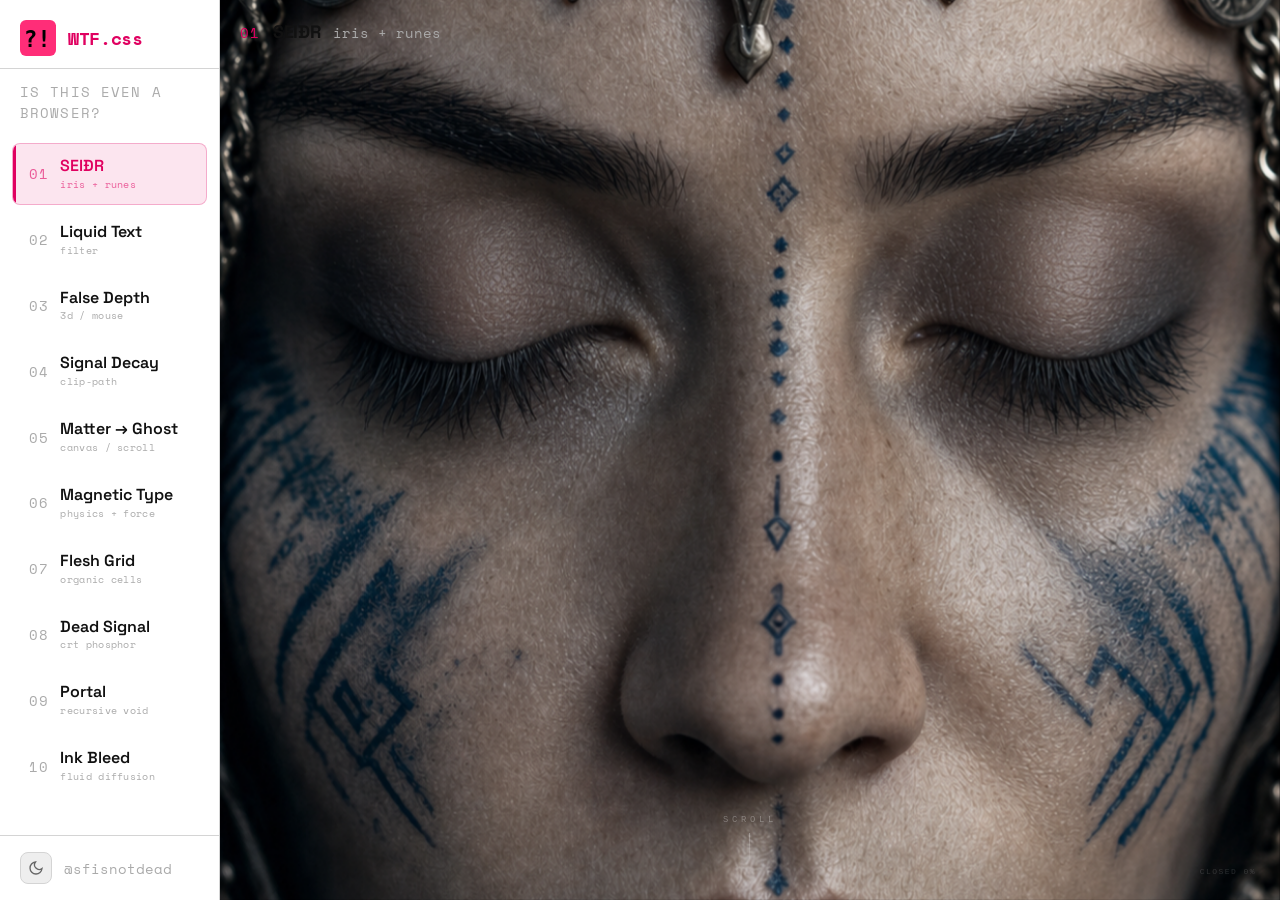
<file: index.html>
<!DOCTYPE html>
<html lang="en" data-theme="dark">
<head>
  <meta charset="UTF-8">
  <meta name="viewport" content="width=device-width, initial-scale=1.0">
  <title>WTF.css — CSS Experiments by @sfisnotdead</title>
  <meta name="description" content="A living showcase of insane CSS and browser tricks that make visitors question reality.">
  <link rel="preconnect" href="https://fonts.googleapis.com">
  <link href="https://fonts.googleapis.com/css2?family=Space+Grotesk:wght@300;400;500;600;700&family=Space+Mono:wght@400;700&display=swap" rel="stylesheet">
  <link rel="stylesheet" href="css/base.css">
  <link rel="stylesheet" href="css/layout.css">
  <link rel="icon" href="data:image/svg+xml,<svg xmlns='http://www.w3.org/2000/svg' viewBox='0 0 32 32'><rect width='32' height='32' rx='4' fill='%23000'/><text x='4' y='24' font-size='22' fill='%23ff2d78'>?</text></svg>">
</head>
<body>

  <!-- SIDEBAR -->
  <nav class="sidebar" id="sidebar">
    <div class="sidebar-logo">
      <svg aria-label="WTF.css logo" viewBox="0 0 48 48" fill="none" xmlns="http://www.w3.org/2000/svg" width="36" height="36">
        <rect width="48" height="48" rx="8" fill="#ff2d78"/>
        <text x="5" y="36" font-size="30" font-family="monospace" font-weight="700" fill="#000">?!</text>
      </svg>
      <span class="logo-text">WTF.css</span>
    </div>
    <p class="sidebar-tagline">Is this even a browser?</p>
    <ul class="nav-list" role="list">
      <li>
        <button class="nav-item active" data-demo="seidr" onclick="loadDemo('seidr', this)">
          <span class="nav-num">01</span>
          <span class="nav-title">SEIÐR</span>
          <span class="nav-tag">iris + runes</span>
        </button>
      </li>
      <li>
        <button class="nav-item" data-demo="liquid" onclick="loadDemo('liquid', this)">
          <span class="nav-num">02</span>
          <span class="nav-title">Liquid Text</span>
          <span class="nav-tag">filter</span>
        </button>
      </li>
      <li>
        <button class="nav-item" data-demo="depth" onclick="loadDemo('depth', this)">
          <span class="nav-num">03</span>
          <span class="nav-title">False Depth</span>
          <span class="nav-tag">3d / mouse</span>
        </button>
      </li>
      <li>
        <button class="nav-item" data-demo="glitch" onclick="loadDemo('glitch', this)">
          <span class="nav-num">04</span>
          <span class="nav-title">Signal Decay</span>
          <span class="nav-tag">clip-path</span>
        </button>
      </li>
      <li>
        <button class="nav-item" data-demo="particles" onclick="loadDemo('particles', this)">
          <span class="nav-num">05</span>
          <span class="nav-title">Matter → Ghost</span>
          <span class="nav-tag">canvas / scroll</span>
        </button>
      </li>
      <li>
        <button class="nav-item" data-demo="magnetic" onclick="loadDemo('magnetic', this)">
          <span class="nav-num">06</span>
          <span class="nav-title">Magnetic Type</span>
          <span class="nav-tag">physics + force</span>
        </button>
      </li>
      <li>
        <button class="nav-item" data-demo="flesh" onclick="loadDemo('flesh', this)">
          <span class="nav-num">07</span>
          <span class="nav-title">Flesh Grid</span>
          <span class="nav-tag">organic cells</span>
        </button>
      </li>
      <li>
        <button class="nav-item" data-demo="noise" onclick="loadDemo('noise', this)">
          <span class="nav-num">08</span>
          <span class="nav-title">Dead Signal</span>
          <span class="nav-tag">CRT phosphor</span>
        </button>
      </li>
      <li>
        <button class="nav-item" data-demo="portal" onclick="loadDemo('portal', this)">
          <span class="nav-num">09</span>
          <span class="nav-title">Portal</span>
          <span class="nav-tag">recursive void</span>
        </button>
      </li>
      <li>
        <button class="nav-item" data-demo="ink" onclick="loadDemo('ink', this)">
          <span class="nav-num">10</span>
          <span class="nav-title">Ink Bleed</span>
          <span class="nav-tag">fluid diffusion</span>
        </button>
      </li>
    </ul>

    <div class="sidebar-footer">
      <button class="theme-toggle" data-theme-toggle aria-label="Toggle theme">
        <svg width="16" height="16" viewBox="0 0 24 24" fill="none" stroke="currentColor" stroke-width="2"><path d="M21 12.79A9 9 0 1 1 11.21 3 7 7 0 0 0 21 12.79z"/></svg>
      </button>
      <span class="footer-text">@sfisnotdead</span>
    </div>
  </nav>

  <!-- MOBILE HEADER -->
  <header class="mobile-header">
    <button class="hamburger" id="hamburger" aria-label="Open menu" onclick="toggleSidebar()">
      <span></span><span></span><span></span>
    </button>
    <span class="mobile-title">WTF.css</span>
  </header>

  <!-- MAIN CANVAS -->
  <main class="canvas-area" id="canvasArea">
    <div class="demo-label" id="demoLabel">
      <span class="demo-num" id="labelNum">01</span>
      <span class="demo-name" id="labelName">SEIÐR</span>
      <span class="demo-tech" id="labelTech">canvas iris · elder futhark runes · scroll</span>
    </div>

    <!-- DEMO FRAME -->
    <div class="demo-frame" id="demoFrame">
      <!-- Demos are loaded here via JS -->
    </div>
  </main>

  <!-- SIDEBAR OVERLAY (mobile) -->
  <div class="sidebar-overlay" id="sidebarOverlay" onclick="toggleSidebar()"></div>

  <script src="js/main.js"></script>
</body>
</html>
</file>
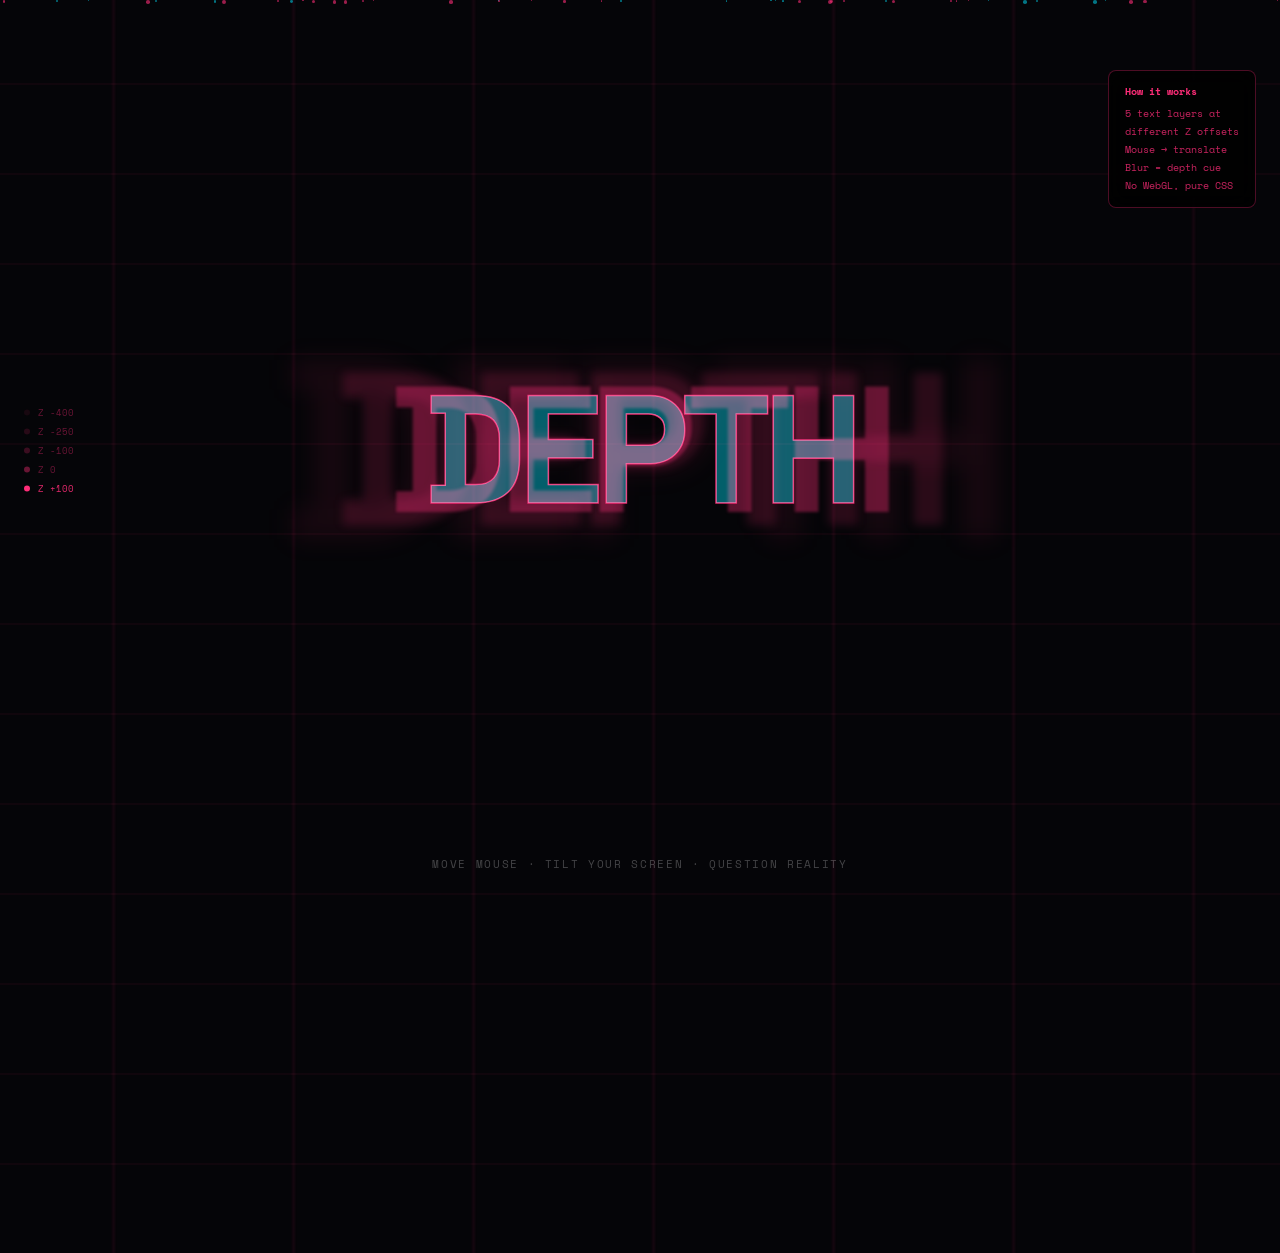
<file: demos/depth.html>
<!DOCTYPE html>
<html lang="en">
<head>
<meta charset="UTF-8">
<meta name="viewport" content="width=device-width, initial-scale=1.0">
<title>False Depth</title>
<style>
  *, *::before, *::after { box-sizing: border-box; margin: 0; padding: 0; }

  body {
    background: #050508;
    height: 100vh;
    overflow: hidden;
    font-family: 'Space Grotesk', sans-serif;
    display: flex;
    align-items: center;
    justify-content: center;
    perspective: 600px;
    perspective-origin: 50% 50%;
  }

  /* THE ILLUSION: Multiple text layers at different Z depths */
  /* Mouse movement shifts each layer by a different amount → 3D parallax */

  .scene {
    position: relative;
    width: 100vw;
    height: 100vh;
    transform-style: preserve-3d;
    display: flex;
    align-items: center;
    justify-content: center;
  }

  /* BACKGROUND GRID */
  .grid {
    position: absolute;
    inset: -20%;
    background-image:
      linear-gradient(rgba(255,45,120,0.07) 1px, transparent 1px),
      linear-gradient(90deg, rgba(255,45,120,0.07) 1px, transparent 1px);
    background-size: 60px 60px;
    transform: rotateX(60deg) translateZ(-200px) scale(3);
    transform-origin: center bottom;
    pointer-events: none;
    transition: transform 0.05s linear;
  }

  /* LAYER SYSTEM */
  .layer {
    position: absolute;
    display: flex;
    align-items: center;
    justify-content: center;
    will-change: transform;
    pointer-events: none;
    user-select: none;
  }

  /* LAYER 1 — farthest back, most blur */
  .layer-1 {
    font-size: clamp(6rem, 20vw, 22rem);
    font-weight: 700;
    color: rgba(255,45,120,0.08);
    letter-spacing: -0.05em;
    filter: blur(12px);
    z-index: 1;
  }

  /* LAYER 2 */
  .layer-2 {
    font-size: clamp(5rem, 17vw, 18rem);
    font-weight: 700;
    color: rgba(255,45,120,0.15);
    letter-spacing: -0.05em;
    filter: blur(5px);
    z-index: 2;
  }

  /* LAYER 3 */
  .layer-3 {
    font-size: clamp(4rem, 14vw, 15rem);
    font-weight: 700;
    color: rgba(255,45,120,0.35);
    letter-spacing: -0.05em;
    filter: blur(1.5px);
    z-index: 3;
  }

  /* LAYER 4 — sharpest, in focus */
  .layer-4 {
    font-size: clamp(3.5rem, 12vw, 13rem);
    font-weight: 700;
    letter-spacing: -0.05em;
    color: transparent;
    -webkit-text-stroke: 1.5px rgba(255,45,120,0.9);
    z-index: 4;
  }

  /* LAYER 5 — closest, glitch offset */
  .layer-5 {
    font-size: clamp(3.5rem, 12vw, 13rem);
    font-weight: 700;
    letter-spacing: -0.05em;
    color: rgba(0,229,255,0.4);
    z-index: 5;
    mix-blend-mode: screen;
    transform: translate(3px, -2px);
  }

  /* FLOATING PARTICLES */
  .particles {
    position: absolute;
    inset: 0;
    pointer-events: none;
    z-index: 0;
    overflow: hidden;
  }

  .particle {
    position: absolute;
    width: 2px;
    height: 2px;
    border-radius: 50%;
    background: rgba(255,45,120,0.6);
    animation: float-particle linear infinite;
  }

  @keyframes float-particle {
    0% { transform: translateY(110vh) scale(0); opacity: 0; }
    5% { opacity: 1; transform: translateY(100vh) scale(1); }
    95% { opacity: 1; }
    100% { transform: translateY(-10vh) scale(0.5); opacity: 0; }
  }

  /* INSTRUCTION */
  .instruction {
    position: fixed;
    bottom: 28px;
    left: 50%;
    transform: translateX(-50%);
    font-family: 'Space Mono', monospace;
    font-size: 11px;
    color: rgba(255,255,255,0.25);
    letter-spacing: 0.15em;
    text-transform: uppercase;
    pointer-events: none;
    text-align: center;
  }

  /* DEPTH INDICATOR */
  .depth-indicator {
    position: fixed;
    left: 24px;
    top: 50%;
    transform: translateY(-50%);
    display: flex;
    flex-direction: column;
    gap: 6px;
    pointer-events: none;
  }

  .depth-layer-dot {
    display: flex;
    align-items: center;
    gap: 8px;
    font-family: 'Space Mono', monospace;
    font-size: 9px;
    color: rgba(255,45,120,0.4);
  }

  .depth-dot {
    width: 6px;
    height: 6px;
    border-radius: 50%;
    background: rgba(255,45,120,0.4);
  }

  .depth-layer-dot:last-child .depth-dot { background: #ff2d78; }
  .depth-layer-dot:last-child { color: rgba(255,45,120,0.9); }

  .technique-badge {
    position: fixed;
    top: 70px;
    right: 24px;
    background: rgba(0,0,0,0.8);
    border: 1px solid rgba(255,45,120,0.3);
    border-radius: 8px;
    padding: 12px 16px;
    font-family: 'Space Mono', monospace;
    font-size: 10px;
    color: rgba(255,45,120,0.8);
    pointer-events: none;
    line-height: 1.8;
    backdrop-filter: blur(10px);
    max-width: 200px;
  }

  .technique-badge strong {
    color: #ff2d78;
    display: block;
    margin-bottom: 4px;
  }
</style>
<link href="https://fonts.googleapis.com/css2?family=Space+Grotesk:wght@700&family=Space+Mono&display=swap" rel="stylesheet">
</head>
<body>

<div class="scene" id="scene">
  <div class="grid" id="grid"></div>

  <div class="particles" id="particlesContainer"></div>

  <div class="layer layer-1" id="l1">DEPTH</div>
  <div class="layer layer-2" id="l2">DEPTH</div>
  <div class="layer layer-3" id="l3">DEPTH</div>
  <div class="layer layer-4" id="l4">DEPTH</div>
  <div class="layer layer-5" id="l5">DEPTH</div>
</div>

<div class="depth-indicator">
  <div class="depth-layer-dot"><div class="depth-dot" style="opacity:0.2"></div><span>Z -400</span></div>
  <div class="depth-layer-dot"><div class="depth-dot" style="opacity:0.35"></div><span>Z -250</span></div>
  <div class="depth-layer-dot"><div class="depth-dot" style="opacity:0.55"></div><span>Z -100</span></div>
  <div class="depth-layer-dot"><div class="depth-dot"></div><span>Z 0</span></div>
  <div class="depth-layer-dot"><div class="depth-dot"></div><span>Z +100</span></div>
</div>

<div class="instruction">move mouse · tilt your screen · question reality</div>

<div class="technique-badge">
  <strong>How it works</strong>
  5 text layers at<br>
  different Z offsets<br>
  Mouse → translate<br>
  Blur = depth cue<br>
  No WebGL, pure CSS
</div>

<script>
const layers = [
  { el: document.getElementById('l1'), depth: -0.06 },
  { el: document.getElementById('l2'), depth: -0.04 },
  { el: document.getElementById('l3'), depth: -0.02 },
  { el: document.getElementById('l4'), depth: 0 },
  { el: document.getElementById('l5'), depth: 0.03 },
];
const grid = document.getElementById('grid');

let targetX = 0, targetY = 0;
let currentX = 0, currentY = 0;

window.addEventListener('mousemove', e => {
  targetX = (e.clientX / window.innerWidth - 0.5) * 2;  // -1 to 1
  targetY = (e.clientY / window.innerHeight - 0.5) * 2;
});

// Gyroscope for mobile
if (window.DeviceOrientationEvent) {
  window.addEventListener('deviceorientation', e => {
    targetX = clamp(e.gamma / 45, -1, 1);
    targetY = clamp(e.beta / 45, -1, 1);
  });
}

function clamp(v, mn, mx) { return Math.min(Math.max(v, mn), mx); }

const STRENGTH = 55;
const GRID_STRENGTH = 20;

function animate() {
  currentX += (targetX - currentX) * 0.06;
  currentY += (targetY - currentY) * 0.06;

  layers.forEach(({ el, depth }) => {
    const tx = currentX * STRENGTH * (depth === 0 ? 0 : 1 / Math.abs(depth || 0.001) * 0.001 + depth * 2);
    const ty = currentY * STRENGTH * (depth === 0 ? 0 : 1 / Math.abs(depth || 0.001) * 0.001 + depth * 2);

    // Simpler: just multiply depth by a fixed multiplier
    const mx = currentX * (depth + 0.07) * STRENGTH * 1.5;
    const my = currentY * (depth + 0.07) * STRENGTH * 1.5;
    el.style.transform = `translate(${mx}px, ${my}px)`;
  });

  // Grid moves in opposite direction (ground plane illusion)
  grid.style.transform = `rotateX(60deg) translateZ(-200px) scale(3) translateX(${currentX * GRID_STRENGTH}px)`;

  requestAnimationFrame(animate);
}
animate();

// SPAWN PARTICLES
const container = document.getElementById('particlesContainer');
function spawnParticle() {
  const p = document.createElement('div');
  p.className = 'particle';
  p.style.left = Math.random() * 100 + '%';
  p.style.width = p.style.height = (Math.random() * 3 + 1) + 'px';
  const duration = Math.random() * 8 + 6;
  p.style.animationDuration = duration + 's';
  p.style.animationDelay = -Math.random() * duration + 's';
  p.style.background = Math.random() < 0.5 ? 'rgba(255,45,120,0.6)' : 'rgba(0,229,255,0.5)';
  container.appendChild(p);
  setTimeout(() => p.remove(), duration * 1000 + 500);
}

for (let i = 0; i < 40; i++) spawnParticle();
setInterval(spawnParticle, 400);
</script>
</body>
</html>
</file>
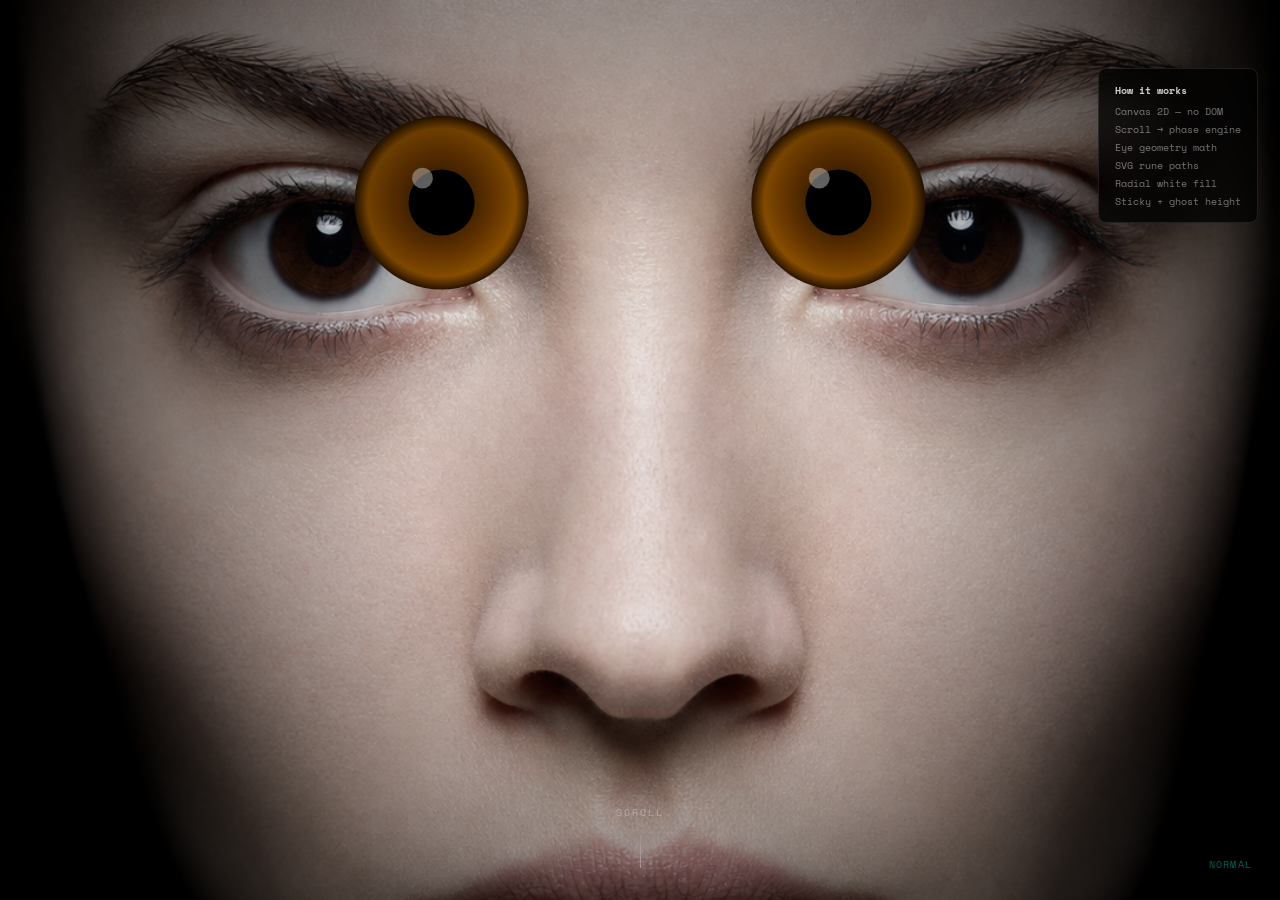
<file: demos/eyelid.html>
<!DOCTYPE html>
<html lang="en">
<head>
<meta charset="UTF-8">
<meta name="viewport" content="width=device-width, initial-scale=1.0">
<title>Eye Awakening</title>
<style>
  *, *::before, *::after { box-sizing: border-box; margin: 0; padding: 0; }

  html, body {
    background: #000;
    width: 100%;
    height: 100%;
    overflow: hidden; /* body itself does NOT scroll */
    font-family: 'Space Mono', monospace;
  }

  /* ─── SCROLL CONTAINER ─────────────────────────────────────
     This div is the actual scroller. It is taller than 100vh
     so the browser registers scroll, but the face stays fixed.
  ─────────────────────────────────────────────────────────── */
  #scroller {
    position: fixed;
    inset: 0;
    overflow-y: scroll;
    overflow-x: hidden;
    scroll-behavior: auto;
    /* hide scrollbar visually */
    scrollbar-width: none;
    -ms-overflow-style: none;
  }
  #scroller::-webkit-scrollbar { display: none; }

  /* The tall ghost — gives height to scroll against */
  #scroll-ghost {
    height: 600vh;
    width: 100%;
    pointer-events: none;
  }

  /* ─── STICKY FACE STAGE ────────────────────────────────────
     Sticks to the viewport the whole time, full w×h.
  ─────────────────────────────────────────────────────────── */
  #stage {
    position: sticky;
    top: 0;
    width: 100%;
    height: 100vh;
    overflow: hidden;
    display: flex;
    align-items: center;
    justify-content: center;
  }

  /* ─── CANVAS ────────────────────────────────────────────── */
  #canvas {
    position: absolute;
    inset: 0;
    width: 100%;
    height: 100%;
  }

  /* ─── AMBIENT BACKGROUND GLOW ───────────────────────────── */
  #bg-glow {
    position: absolute;
    inset: 0;
    background: radial-gradient(ellipse 55% 35% at 50% 38%,
      rgba(255,255,255,0) 0%,
      rgba(0,0,0,0) 100%);
    pointer-events: none;
    transition: background 0.3s;
    z-index: 2;
  }

  /* ─── SCROLL HINT ───────────────────────────────────────── */
  #hint {
    position: fixed;
    bottom: 32px;
    left: 50%;
    transform: translateX(-50%);
    display: flex;
    flex-direction: column;
    align-items: center;
    gap: 8px;
    color: rgba(255,255,255,0.35);
    font-size: 10px;
    letter-spacing: 0.2em;
    text-transform: uppercase;
    pointer-events: none;
    transition: opacity 0.6s ease;
    z-index: 20;
    font-family: 'Space Mono', monospace;
  }
  #hint.fade { opacity: 0; }
  .hint-line {
    width: 1px;
    height: 40px;
    background: linear-gradient(to bottom, transparent, rgba(255,255,255,0.3));
    animation: hint-pulse 1.8s ease-in-out infinite;
  }
  @keyframes hint-pulse {
    0%, 100% { opacity: 0.2; transform: scaleY(0.8); }
    50%       { opacity: 1;   transform: scaleY(1.1); }
  }

  /* ─── TECHNIQUE BADGE ───────────────────────────────────── */
  #badge {
    position: fixed;
    top: 68px;
    right: 22px;
    background: rgba(0,0,0,0.75);
    border: 1px solid rgba(255,255,255,0.1);
    border-radius: 8px;
    padding: 12px 16px;
    font-family: 'Space Mono', monospace;
    font-size: 9.5px;
    color: rgba(255,255,255,0.45);
    line-height: 1.9;
    pointer-events: none;
    backdrop-filter: blur(10px);
    max-width: 190px;
    z-index: 20;
  }
  #badge strong { color: rgba(255,255,255,0.8); display: block; margin-bottom: 3px; }

  /* ─── PHASE LABEL (centre bottom) ──────────────────────── */
  #phase-label {
    position: fixed;
    bottom: 28px;
    right: 28px;
    font-family: 'Space Mono', monospace;
    font-size: 10px;
    color: rgba(255,45,120,0.5);
    letter-spacing: 0.12em;
    pointer-events: none;
    z-index: 20;
    transition: opacity 0.3s;
  }

  @import url('https://fonts.googleapis.com/css2?family=Space+Mono&display=swap');
</style>
<link href="https://fonts.googleapis.com/css2?family=Space+Mono&display=swap" rel="stylesheet">
</head>
<body>

<div id="scroller">
  <div id="scroll-ghost">
    <!-- STICKY STAGE lives INSIDE the scroller so sticky works -->
    <div id="stage">
      <canvas id="canvas"></canvas>
      <div id="bg-glow"></div>
    </div>
  </div>
</div>

<div id="hint">
  <span>scroll</span>
  <div class="hint-line"></div>
</div>

<div id="badge">
  <strong>How it works</strong>
  Canvas 2D — no DOM<br>
  Scroll → phase engine<br>
  Eye geometry math<br>
  SVG rune paths<br>
  Radial white fill<br>
  Sticky + ghost height
</div>

<div id="phase-label" id="phase-label"></div>

<script>
// ═══════════════════════════════════════════════════════════
//  CONSTANTS & STATE
// ═══════════════════════════════════════════════════════════
const canvas = document.getElementById('canvas');
const ctx    = canvas.getContext('2d');
const scroller = document.getElementById('scroller');
const hintEl   = document.getElementById('hint');
const bgGlow   = document.getElementById('bg-glow');
const phaseLabel = document.getElementById('phase-label');

let W, H;
let face = new Image();
face.src = '../assets/img/exorcism_face.png';

// Eye positions — expressed as % of image so they scale
// These are tuned to the generated face image (3:4 portrait)
// Adjust EYE_L/R if image changes
const EYE_DEF = {
  // x as fraction of W, y as fraction of H
  L: { xf: 0.345, yf: 0.355 },
  R: { xf: 0.655, yf: 0.355 },
  rf: 0.068   // iris radius as fraction of W
};

// ═══════════════════════════════════════════════════════════
//  NORDIC RUNES — drawn with Canvas paths
//  Each rune is a function(ctx, cx, cy, r) that draws a glyph
//  inside circle of radius r centered at cx,cy
// ═══════════════════════════════════════════════════════════
const RUNES = [
  // ᚦ Thurisaz — vertical spine + two diagonal thorns
  function thurisaz(ctx, cx, cy, r) {
    const s = r * 0.72;
    ctx.lineWidth = r * 0.13;
    ctx.lineCap = 'round';
    // Spine
    ctx.beginPath(); ctx.moveTo(cx, cy - s); ctx.lineTo(cx, cy + s); ctx.stroke();
    // Upper thorn right
    ctx.beginPath(); ctx.moveTo(cx, cy - s * 0.1); ctx.lineTo(cx + s * 0.7, cy - s * 0.45); ctx.stroke();
    // Lower thorn right
    ctx.beginPath(); ctx.moveTo(cx, cy + s * 0.1); ctx.lineTo(cx + s * 0.7, cy - s * 0.1); ctx.stroke();
  },

  // ᚨ Ansuz — N-shape with added serif hook
  function ansuz(ctx, cx, cy, r) {
    const s = r * 0.70;
    ctx.lineWidth = r * 0.13;
    ctx.lineCap = 'round';
    // Left spine
    ctx.beginPath(); ctx.moveTo(cx - s * 0.45, cy - s); ctx.lineTo(cx - s * 0.45, cy + s); ctx.stroke();
    // Right spine
    ctx.beginPath(); ctx.moveTo(cx + s * 0.45, cy - s); ctx.lineTo(cx + s * 0.45, cy + s); ctx.stroke();
    // Top diagonal
    ctx.beginPath(); ctx.moveTo(cx - s * 0.45, cy - s); ctx.lineTo(cx + s * 0.45, cy - s * 0.15); ctx.stroke();
    // Bottom diagonal
    ctx.beginPath(); ctx.moveTo(cx - s * 0.45, cy + s * 0.15); ctx.lineTo(cx + s * 0.45, cy + s); ctx.stroke();
  },

  // ᛉ Algiz — upward trident / life rune
  function algiz(ctx, cx, cy, r) {
    const s = r * 0.75;
    ctx.lineWidth = r * 0.13;
    ctx.lineCap = 'round';
    // Spine
    ctx.beginPath(); ctx.moveTo(cx, cy - s); ctx.lineTo(cx, cy + s); ctx.stroke();
    // Left branch
    ctx.beginPath(); ctx.moveTo(cx, cy - s * 0.1); ctx.lineTo(cx - s * 0.55, cy - s * 0.65); ctx.stroke();
    // Right branch
    ctx.beginPath(); ctx.moveTo(cx, cy - s * 0.1); ctx.lineTo(cx + s * 0.55, cy - s * 0.65); ctx.stroke();
  },

  // ᛟ Othala — diamond with two feet
  function othala(ctx, cx, cy, r) {
    const s = r * 0.65;
    ctx.lineWidth = r * 0.13;
    ctx.lineCap = 'round';
    // Diamond
    ctx.beginPath();
    ctx.moveTo(cx,          cy - s);
    ctx.lineTo(cx + s,      cy);
    ctx.lineTo(cx,          cy + s * 0.55);
    ctx.lineTo(cx - s,      cy);
    ctx.closePath(); ctx.stroke();
    // Left foot
    ctx.beginPath(); ctx.moveTo(cx - s * 0.55, cy + s * 0.25); ctx.lineTo(cx - s * 0.55, cy + s); ctx.stroke();
    // Right foot
    ctx.beginPath(); ctx.moveTo(cx + s * 0.55, cy + s * 0.25); ctx.lineTo(cx + s * 0.55, cy + s); ctx.stroke();
  },

  // ᛗ Mannaz — M shape — humanity rune
  function mannaz(ctx, cx, cy, r) {
    const s = r * 0.70;
    ctx.lineWidth = r * 0.13;
    ctx.lineCap = 'round';
    // Left spine
    ctx.beginPath(); ctx.moveTo(cx - s * 0.5, cy - s); ctx.lineTo(cx - s * 0.5, cy + s); ctx.stroke();
    // Right spine
    ctx.beginPath(); ctx.moveTo(cx + s * 0.5, cy - s); ctx.lineTo(cx + s * 0.5, cy + s); ctx.stroke();
    // Left diagonal
    ctx.beginPath(); ctx.moveTo(cx - s * 0.5, cy - s); ctx.lineTo(cx, cy - s * 0.1); ctx.stroke();
    // Right diagonal
    ctx.beginPath(); ctx.moveTo(cx + s * 0.5, cy - s); ctx.lineTo(cx, cy - s * 0.1); ctx.stroke();
    // Mid bar
    ctx.beginPath(); ctx.moveTo(cx - s * 0.5, cy + s * 0.1); ctx.lineTo(cx + s * 0.5, cy + s * 0.1); ctx.stroke();
  },

  // ᛞ Dagaz — hourglass / infinity — the "day" rune
  function dagaz(ctx, cx, cy, r) {
    const s = r * 0.70;
    ctx.lineWidth = r * 0.13;
    ctx.lineCap = 'round';
    ctx.beginPath();
    ctx.moveTo(cx - s, cy - s);
    ctx.lineTo(cx + s, cy + s);
    ctx.stroke();
    ctx.beginPath();
    ctx.moveTo(cx + s, cy - s);
    ctx.lineTo(cx - s, cy + s);
    ctx.stroke();
    // Left loop hint
    ctx.beginPath();
    ctx.moveTo(cx - s, cy - s);
    ctx.lineTo(cx - s, cy + s);
    ctx.stroke();
    // Right loop hint
    ctx.beginPath();
    ctx.moveTo(cx + s, cy - s);
    ctx.lineTo(cx + s, cy + s);
    ctx.stroke();
  }
];

// Rune sequence: first appearance, second appearance (different rune)
const RUNE_SEQ = [RUNES[2], RUNES[5]]; // Algiz then Dagaz

// ═══════════════════════════════════════════════════════════
//  RESIZE
// ═══════════════════════════════════════════════════════════
function resize() {
  W = canvas.width  = window.innerWidth;
  H = canvas.height = window.innerHeight;
}
resize();
window.addEventListener('resize', () => { resize(); });

// ═══════════════════════════════════════════════════════════
//  SCROLL PHASE ENGINE
//  Total scroll range = 500vh (ghost is 600vh, first 50 is
//  the "intro" space at top, last 50 is exit space at bottom)
//
//  Progress 0→1 maps to the 6-phase exorcism sequence:
//
//  0.00 → 0.12  INTRO        — normal eyes, hint visible
//  0.12 → 0.28  ROLL-UP-1    — iris rolls up, whites appear
//  0.28 → 0.38  RUNE-1       — first rune burns in eyes
//  0.38 → 0.52  ROLL-DOWN-1  — eyes roll back down briefly
//  0.52 → 0.60  ROLL-UP-2    — iris rolls up again
//  0.60 → 0.72  RUNE-2       — second rune glows differently
//  0.72 → 0.82  RETURN-WHITE — whites fade, glow pulses
//  0.82 → 1.00  RETURN-NORMAL— iris slides back, fully normal
// ═══════════════════════════════════════════════════════════

const PHASES = [
  { name: 'NORMAL',       start: 0.00, end: 0.12 },
  { name: 'ROLL UP',      start: 0.12, end: 0.28 },
  { name: 'RUNE Ⅰ',       start: 0.28, end: 0.43 },
  { name: 'ROLL DOWN',    start: 0.43, end: 0.54 },
  { name: 'ROLL UP Ⅱ',   start: 0.54, end: 0.63 },
  { name: 'RUNE Ⅱ',       start: 0.63, end: 0.76 },
  { name: 'WHITE',        start: 0.76, end: 0.86 },
  { name: 'RETURNING',    start: 0.86, end: 1.00 },
];

function phaseProgress(progress, phaseIdx) {
  const p = PHASES[phaseIdx];
  return Math.max(0, Math.min(1, (progress - p.start) / (p.end - p.start)));
}

function ease(t, exp = 2) {
  return t < 0.5 ? Math.pow(t * 2, exp) / 2 : 1 - Math.pow((1 - t) * 2, exp) / 2;
}
function easeOut(t) { return 1 - Math.pow(1 - t, 2.5); }
function easeIn(t)  { return Math.pow(t, 2.5); }
function clamp(v, lo, hi) { return Math.max(lo, Math.min(hi, v)); }

// ═══════════════════════════════════════════════════════════
//  EYE DRAWING
// ═══════════════════════════════════════════════════════════

function getEye(side) {
  const xf = side === 'L' ? EYE_DEF.L.xf : EYE_DEF.R.xf;
  const yf = side === 'L' ? EYE_DEF.L.yf : EYE_DEF.R.yf;
  // Image drawn to fill canvas proportionally (cover)
  const imgAspect = 3 / 4;
  const canAspect = W / H;
  let iw, ih, ox, oy;
  if (canAspect > imgAspect) {
    iw = W; ih = W / imgAspect; ox = 0; oy = (H - ih) / 2;
  } else {
    ih = H; iw = H * imgAspect; ox = (W - iw) / 2; oy = 0;
  }
  return {
    x: ox + xf * iw,
    y: oy + yf * ih,
    r: EYE_DEF.rf * iw,   // iris radius
    iw, ih, ox, oy
  };
}

// Draw one eye overlay: white sclera + iris at rollOffset (-1=up, 0=normal, 1=down)
// whiteBlend: 0=normal, 1=fully white (rolled back)
// runeIdx: -1 = no rune, 0..n = draw that rune
function drawEyeOverlay(side, rollOffset, whiteBlend, runeIdx, runeAlpha, runeGlow) {
  const e = getEye(side);
  const cx = e.x, cy = e.y, r = e.r;

  ctx.save();
  // Clip to eye circle
  ctx.beginPath();
  ctx.arc(cx, cy, r * 1.05, 0, Math.PI * 2);
  ctx.clip();

  // 1. White fill (the rolled-back sclera)
  if (whiteBlend > 0) {
    ctx.fillStyle = `rgba(255,255,255,${whiteBlend})`;
    ctx.fillRect(cx - r * 1.5, cy - r * 1.5, r * 3, r * 3);
  }

  // 2. Iris — displaced vertically by rollOffset * r * 2
  if (whiteBlend < 0.98) {
    const irisCy = cy + rollOffset * r * 2.2;
    const irisAlpha = 1 - whiteBlend;

    // Iris base (dark brown)
    ctx.globalAlpha = irisAlpha;
    const grad = ctx.createRadialGradient(cx, irisCy, 0, cx, irisCy, r);
    grad.addColorStop(0,    '#1a0f00');
    grad.addColorStop(0.25, '#3d1e00');
    grad.addColorStop(0.6,  '#6b3800');
    grad.addColorStop(0.85, '#8b4f00');
    grad.addColorStop(1,    '#2a1400');
    ctx.beginPath(); ctx.arc(cx, irisCy, r, 0, Math.PI * 2);
    ctx.fillStyle = grad; ctx.fill();

    // Pupil
    ctx.fillStyle = '#000';
    ctx.beginPath(); ctx.arc(cx, irisCy, r * 0.38, 0, Math.PI * 2); ctx.fill();

    // Catchlight
    ctx.globalAlpha = irisAlpha * 0.8;
    ctx.fillStyle = 'rgba(255,255,255,0.55)';
    ctx.beginPath(); ctx.arc(cx - r*0.22, irisCy - r*0.28, r*0.12, 0, Math.PI*2); ctx.fill();
    ctx.globalAlpha = 1;
  }

  ctx.restore();

  // 3. Rune — drawn ON TOP, outside clip so it bleeds slightly
  if (runeIdx >= 0 && runeAlpha > 0) {
    ctx.save();
    ctx.globalAlpha = runeAlpha;

    if (runeGlow > 0) {
      ctx.shadowColor = runeIdx === 0 ? '#00ffcc' : '#ff2d78';
      ctx.shadowBlur  = r * 3 * runeGlow;
    }

    // Rune colour: cold teal for first, hot pink for second
    ctx.strokeStyle = runeIdx === 0
      ? `rgba(0, 240, 200, ${runeAlpha})`
      : `rgba(255, 45, 120, ${runeAlpha})`;

    RUNE_SEQ[runeIdx](ctx, cx, cy, r);

    ctx.shadowBlur = 0;
    ctx.restore();
  }
}

// Outer eye glow (ambient around eye area)
function drawEyeGlow(side, color, alpha) {
  if (alpha <= 0) return;
  const e = getEye(side);
  const grad = ctx.createRadialGradient(e.x, e.y, e.r * 0.5, e.x, e.y, e.r * 3.5);
  grad.addColorStop(0,   color.replace('1)', `${alpha * 0.6})`));
  grad.addColorStop(0.5, color.replace('1)', `${alpha * 0.2})`));
  grad.addColorStop(1,   color.replace('1)', '0)'));
  ctx.save();
  ctx.globalCompositeOperation = 'screen';
  ctx.fillStyle = grad;
  ctx.beginPath(); ctx.arc(e.x, e.y, e.r * 3.5, 0, Math.PI * 2); ctx.fill();
  ctx.restore();
}

// ═══════════════════════════════════════════════════════════
//  MAIN DRAW
// ═══════════════════════════════════════════════════════════
let lastProgress = -1;

function draw(progress) {
  ctx.clearRect(0, 0, W, H);

  // ── Draw face image (cover fit) ──────────────────────────
  const imgAspect = 3 / 4;
  const canAspect = W / H;
  let iw, ih, ox, oy;
  if (canAspect > imgAspect) {
    iw = W; ih = W / imgAspect; ox = 0; oy = (H - ih) / 2;
  } else {
    ih = H; iw = H * imgAspect; ox = (W - iw) / 2; oy = 0;
  }
  ctx.drawImage(face, ox, oy, iw, ih);

  // ── Compute per-phase values ─────────────────────────────

  // p0: normal (nothing)
  const p1 = phaseProgress(progress, 1); // roll up 1
  const p2 = phaseProgress(progress, 2); // rune 1
  const p3 = phaseProgress(progress, 3); // roll down
  const p4 = phaseProgress(progress, 4); // roll up 2
  const p5 = phaseProgress(progress, 5); // rune 2
  const p6 = phaseProgress(progress, 6); // white hold
  const p7 = phaseProgress(progress, 7); // return normal

  // Roll offset: -1 = iris at top (rolled back), 0 = normal
  let rollOffset = 0;
  // Phase 1: ease in to -1
  if (p1 > 0) rollOffset = -easeOut(p1);
  // Phase 2: stay at -1
  if (p2 > 0) rollOffset = -1;
  // Phase 3: ease back to 0, then briefly
  if (p3 > 0) rollOffset = -1 + easeOut(p3);
  // Phase 4: roll back up to -1
  if (p4 > 0) rollOffset = -easeOut(p4);
  // Phase 5: stay at -1
  if (p5 > 0) rollOffset = -1;
  // Phase 6: white hold, no iris visible
  if (p6 > 0) rollOffset = -1;
  // Phase 7: iris slides back down from -1 to 0
  if (p7 > 0) rollOffset = -1 + easeOut(p7);

  // White blend: how much the eye is white
  let whiteBlend = 0;
  if (p1 > 0) whiteBlend = easeOut(p1);
  if (p2 > 0) whiteBlend = 1;
  if (p3 > 0) whiteBlend = 1 - easeOut(p3) * 0.7; // partial return
  if (p4 > 0) whiteBlend = 0.3 + easeOut(p4) * 0.7; // re-whiten
  if (p5 > 0) whiteBlend = 1;
  if (p6 > 0) whiteBlend = 1;
  if (p7 > 0) whiteBlend = 1 - easeOut(p7);

  // Rune 1 alpha
  let rune1Alpha = 0;
  if (p2 > 0 && p3 === 0) rune1Alpha = ease(p2);
  if (p3 > 0) rune1Alpha = Math.max(0, 1 - easeIn(p3) * 2);

  // Rune 2 alpha
  let rune2Alpha = 0;
  if (p5 > 0 && p6 === 0) rune2Alpha = ease(p5);
  if (p6 > 0) rune2Alpha = Math.max(0, 1 - easeIn(p6));
  if (p7 > 0) rune2Alpha = 0;

  // Rune glow pulse
  const glowPulse = 0.5 + 0.5 * Math.sin(Date.now() * 0.004);

  // Ambient glow colour
  let glowColor = 'rgba(0,240,200,1)';
  let glowAlpha = 0;
  if (p2 > 0 && p3 === 0) { glowColor = 'rgba(0,240,200,1)'; glowAlpha = easeOut(p2) * 0.7; }
  if (p3 > 0) glowAlpha = Math.max(0, 0.7 - easeIn(p3) * 0.7);
  if (p5 > 0 && p6 === 0) { glowColor = 'rgba(255,45,120,1)'; glowAlpha = easeOut(p5) * 0.8; }
  if (p6 > 0 && p7 === 0) { glowColor = 'rgba(255,45,120,1)'; glowAlpha = Math.max(0, 0.8 - easeOut(p6) * 0.6); }

  // ── Draw both eyes ───────────────────────────────────────
  const activeRuneIdx = rune2Alpha > 0 ? 1 : (rune1Alpha > 0 ? 0 : -1);
  const activeRuneAlpha = rune2Alpha > 0 ? rune2Alpha : rune1Alpha;

  ['L', 'R'].forEach(side => {
    drawEyeGlow(side, glowColor, glowAlpha);
    drawEyeOverlay(side, rollOffset, whiteBlend, activeRuneIdx, activeRuneAlpha, glowPulse);
  });

  // ── Vignette ─────────────────────────────────────────────
  const vig = ctx.createRadialGradient(W/2, H/2, H*0.25, W/2, H/2, H*0.85);
  vig.addColorStop(0, 'rgba(0,0,0,0)');
  vig.addColorStop(1, 'rgba(0,0,0,0.75)');
  ctx.fillStyle = vig; ctx.fillRect(0, 0, W, H);

  // ── Phase label ─────────────────────────────────────────
  const currentPhase = PHASES.find(p => progress >= p.start && progress <= p.end);
  phaseLabel.textContent = currentPhase ? currentPhase.name : '';
  phaseLabel.style.color = activeRuneIdx === 1 ? 'rgba(255,45,120,0.5)' : 'rgba(0,240,200,0.4)';

  // ── Scroll hint ──────────────────────────────────────────
  hintEl.classList.toggle('fade', progress > 0.06);
}

// ═══════════════════════════════════════════════════════════
//  SCROLL HANDLER
// ═══════════════════════════════════════════════════════════
const SCROLL_TOTAL = scroller.scrollHeight - window.innerHeight;

function onScroll() {
  const progress = clamp(scroller.scrollTop / SCROLL_TOTAL, 0, 1);
  lastProgress = progress;
}
scroller.addEventListener('scroll', onScroll, { passive: true });

// ═══════════════════════════════════════════════════════════
//  ANIMATION LOOP — runs always (for glow pulse)
// ═══════════════════════════════════════════════════════════
function loop() {
  draw(lastProgress < 0 ? 0 : lastProgress);
  requestAnimationFrame(loop);
}

face.onload = () => {
  lastProgress = 0;
  loop();
};
// If already loaded (cached)
if (face.complete) { lastProgress = 0; loop(); }
</script>
</body>
</html>
</file>
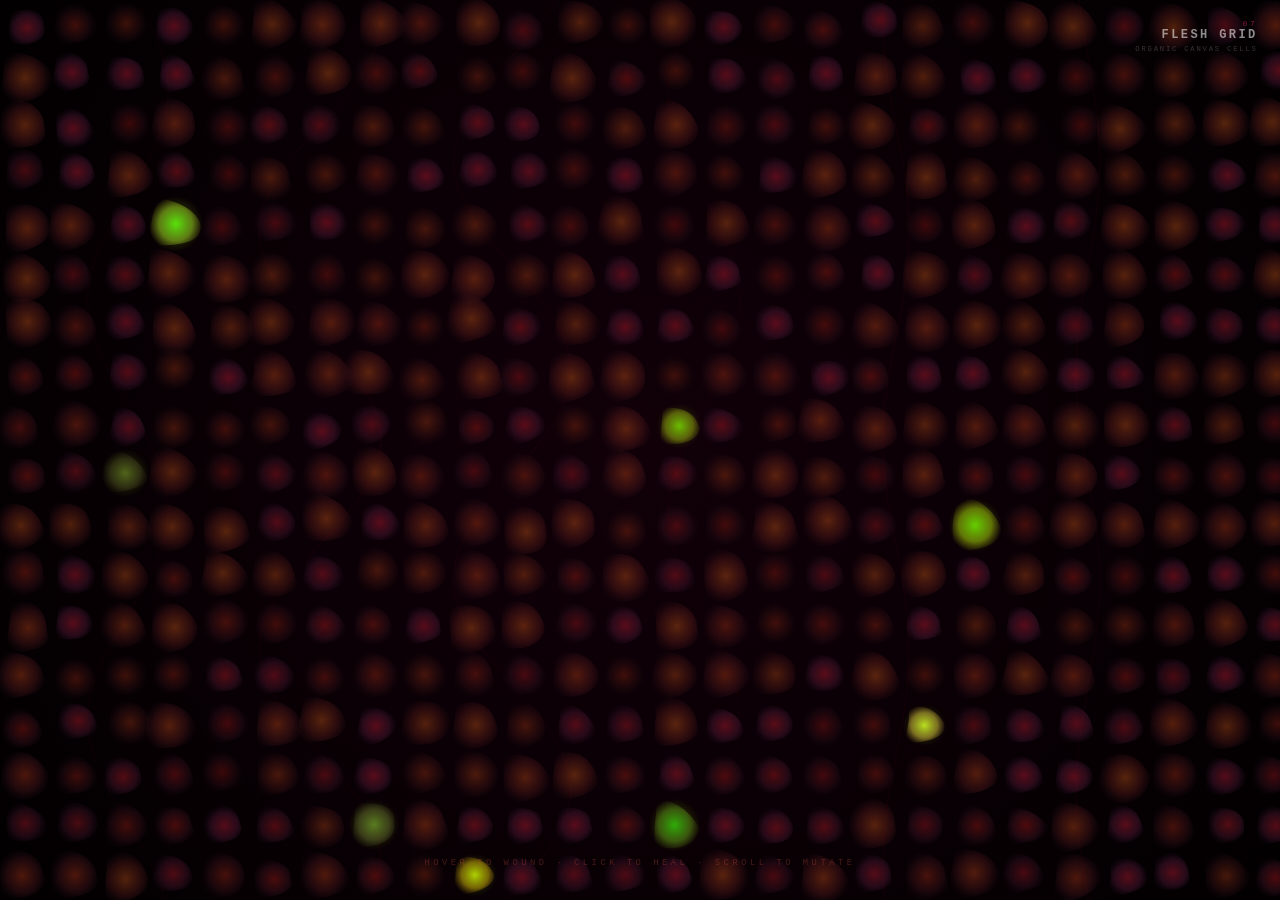
<file: demos/flesh.html>
<!DOCTYPE html>
<html lang="en">
<head>
<meta charset="UTF-8"/>
<meta name="viewport" content="width=device-width,initial-scale=1"/>
<title>Flesh Grid</title>
<style>
*,*::before,*::after{box-sizing:border-box;margin:0;padding:0}
html,body{width:100%;height:100%;overflow:hidden;background:#0a0305;display:flex;align-items:center;justify-content:center}
#canvas{position:absolute;inset:0;width:100%;height:100%}
#hint{position:absolute;bottom:2rem;left:50%;transform:translateX(-50%);font-family:'Courier New',monospace;font-size:.55rem;letter-spacing:.4em;color:rgba(255,100,80,.25);text-transform:uppercase;pointer-events:none;white-space:nowrap}
#banner{position:absolute;top:1.2rem;right:1.4rem;text-align:right;pointer-events:none;font-family:'Courier New',monospace}
#banner .bnum{display:block;font-size:.5rem;letter-spacing:.35em;color:rgba(255,45,120,.5);text-transform:uppercase}
#banner .bname{display:block;font-size:.75rem;letter-spacing:.2em;color:rgba(255,255,255,.55);text-transform:uppercase;font-weight:700}
#banner .btech{display:block;font-size:.45rem;letter-spacing:.25em;color:rgba(255,255,255,.2);text-transform:uppercase;margin-top:.15rem}
</style>
</head>
<body>
<canvas id="canvas"></canvas>
<div id="banner">
  <span class="bnum">07</span>
  <span class="bname">Flesh Grid</span>
  <span class="btech">organic canvas cells</span>
</div>
<div id="hint">hover to wound · click to heal · scroll to mutate</div>
<script>
const C = document.getElementById('canvas');
const ctx = C.getContext('2d');
let W, H, COLS, ROWS, CELL;

const mouse = {x:-9999,y:-9999,down:false};
let mutationLevel = 0; // 0..1
let t = 0;

// ── CELL STATE ───────────────────────────────────────────
let cells = [];

function resize() {
  W = C.width  = C.offsetWidth;
  H = C.height = C.offsetHeight;
  CELL = Math.round(Math.min(W,H) / 18);
  COLS = Math.ceil(W / CELL) + 1;
  ROWS = Math.ceil(H / CELL) + 1;
  initCells();
}

function initCells() {
  cells = [];
  for (let r = 0; r < ROWS; r++) {
    for (let c = 0; c < COLS; c++) {
      cells.push({
        r, c,
        // Base pulse offset — each cell breathes on its own rhythm
        phase:  Math.random() * Math.PI * 2,
        phase2: Math.random() * Math.PI * 2,
        // wound level 0=healthy 1=deep wound
        wound: 0,
        // mutation state
        mutant: Math.random() < 0.04,
        // local noise seed
        seed: Math.random(),
        // pulsation speed
        rate: 0.6 + Math.random() * 0.8,
      });
    }
  }
}

// Perlin-ish: layered sines as noise proxy
function noise(x, y, tm) {
  return 0.5 * Math.sin(x * 0.3 + tm * 0.7)
       + 0.3 * Math.sin(y * 0.5 - tm * 0.4)
       + 0.2 * Math.sin((x + y) * 0.2 + tm * 1.1);
}

function tick() {
  t += 0.016;
  ctx.clearRect(0, 0, W, H);

  // Deep red background vignette
  const vg = ctx.createRadialGradient(W/2,H/2,0,W/2,H/2,Math.max(W,H)*0.7);
  vg.addColorStop(0, '#110008');
  vg.addColorStop(1, '#000000');
  ctx.fillStyle = vg;
  ctx.fillRect(0,0,W,H);

  cells.forEach(cell => {
    const x = cell.c * CELL;
    const y = cell.r * CELL;
    const cx = x + CELL/2;
    const cy = y + CELL/2;

    // Distance to mouse
    const mdx = cx - mouse.x;
    const mdy = cy - mouse.y;
    const mdist = Math.sqrt(mdx*mdx+mdy*mdy);
    const mouseInfluence = Math.max(0, 1 - mdist / (CELL * 5));

    // Wound from hover
    if (mouseInfluence > 0.3 && !mouse.down) {
      cell.wound = Math.min(1, cell.wound + 0.04 * mouseInfluence);
    }
    if (mouse.down && mouseInfluence > 0.2) {
      cell.wound = Math.max(0, cell.wound - 0.06);
    }
    cell.wound *= 0.995; // slow natural healing

    // Mutant spread
    if (mutationLevel > 0.3 && Math.random() < 0.0002 * mutationLevel) {
      cell.mutant = true;
    }
    if (mutationLevel < 0.1 && cell.mutant) {
      cell.mutant = Math.random() > 0.001;
    }

    // Breathing scale
    const breath = 1 + 0.06 * Math.sin(t * cell.rate + cell.phase);
    // Organic warp via noise
    const n = noise(cell.c * 0.4, cell.r * 0.4, t * 0.5 + cell.seed * 10);
    const warp = n * CELL * (0.15 + mutationLevel * 0.25);

    // Offset the cell center organically
    const ox = warp * Math.cos(cell.phase2 + t * 0.3);
    const oy = warp * Math.sin(cell.phase2 + t * 0.3);

    // Size
    const sz = CELL * breath * (0.82 - cell.wound * 0.3 + mutationLevel * 0.1);

    // Color: deep biological
    // Healthy: dark rose-red, wounded: bright crimson/open flesh
    // Mutant: sickly yellow-green
    let hue, sat, lum, alpha;
    if (cell.mutant) {
      hue = 70 + 20 * Math.sin(t * 2 + cell.phase);
      sat = 60 + 30 * Math.sin(t * 1.3 + cell.phase2);
      lum = 15 + 20 * Math.abs(Math.sin(t * cell.rate + cell.phase));
      alpha = 0.7 + 0.3 * Math.abs(Math.sin(t + cell.phase));
    } else {
      hue = 345 + 15 * Math.sin(t * cell.rate * 0.5 + cell.phase) + cell.wound * (-30);
      sat = 55 + 35 * cell.wound + mouseInfluence * 20;
      lum = 8 + 12 * Math.abs(Math.sin(t * cell.rate + cell.phase)) + cell.wound * 25;
      alpha = 0.55 + 0.3 * cell.wound + 0.15 * mouseInfluence;
    }

    // Draw cell as organic blob (rounded rect with per-corner noise)
    ctx.save();
    ctx.translate(cx + ox, cy + oy);
    ctx.scale(breath, breath * (1 + 0.04 * Math.sin(t * 1.7 + cell.phase)));

    // Glow on wound/mutant
    if (cell.wound > 0.2 || cell.mutant) {
      ctx.shadowColor = cell.mutant
        ? `hsla(75,100%,50%,0.6)`
        : `hsla(0,100%,50%,${cell.wound * 0.8})`;
      ctx.shadowBlur = CELL * (cell.wound * 1.5 + (cell.mutant ? 1 : 0));
    }

    const hs = sz / 2;
    // Organic shape via bezier
    const jitter = () => (Math.random() - 0.5) * sz * 0.18;
    ctx.beginPath();
    ctx.moveTo(-hs + jitter(), -hs + jitter());
    ctx.bezierCurveTo(
      jitter(), -hs * 1.2 + jitter(),
      hs * 0.8 + jitter(), -hs * 0.8 + jitter(),
      hs + jitter(), jitter()
    );
    ctx.bezierCurveTo(
      hs * 1.2 + jitter(), hs * 0.8 + jitter(),
      jitter(), hs * 1.1 + jitter(),
      -hs + jitter(), hs + jitter()
    );
    ctx.bezierCurveTo(
      -hs * 1.1 + jitter(), jitter(),
      -hs * 0.8 + jitter(), -hs * 0.8 + jitter(),
      -hs + jitter(), -hs + jitter()
    );
    ctx.closePath();

    // Inner gradient — like looking into tissue
    const cg = ctx.createRadialGradient(0, 0, 0, 0, 0, hs * 1.2);
    cg.addColorStop(0, `hsla(${hue + 20},${sat + 20}%,${lum + 15}%,${alpha})`);
    cg.addColorStop(0.6, `hsla(${hue},${sat}%,${lum}%,${alpha * 0.85})`);
    cg.addColorStop(1, `hsla(${hue - 20},${sat - 10}%,${lum - 8}%,0)`);
    ctx.fillStyle = cg;
    ctx.fill();

    // Wound crack lines
    if (cell.wound > 0.4) {
      ctx.strokeStyle = `hsla(0,100%,70%,${(cell.wound - 0.4) * 1.5})`;
      ctx.lineWidth = 0.5;
      ctx.beginPath();
      ctx.moveTo(-hs*0.3, -hs*0.2);
      ctx.lineTo(hs*0.1, hs*0.3);
      ctx.moveTo(hs*0.2, -hs*0.4);
      ctx.lineTo(-hs*0.1, hs*0.2);
      ctx.stroke();
    }

    ctx.restore();
  });

  // Veins — sinuous lines across the grid
  for (let v = 0; v < 6; v++) {
    const vx = W * (0.1 + v * 0.15);
    const amp = H * (0.04 + 0.03 * Math.sin(t * 0.3 + v));
    const speed = t * (0.4 + v * 0.08);
    const veinAlpha = 0.04 + 0.03 * Math.abs(Math.sin(t * 0.5 + v));

    ctx.strokeStyle = `rgba(180,20,40,${veinAlpha})`;
    ctx.lineWidth = 1 + mutationLevel * 2;
    ctx.beginPath();
    for (let yy = 0; yy <= H; yy += 4) {
      const xx = vx + amp * Math.sin(yy * 0.015 + speed + v);
      yy === 0 ? ctx.moveTo(xx, yy) : ctx.lineTo(xx, yy);
    }
    ctx.stroke();
  }

  // Mutation overlay pulse
  if (mutationLevel > 0.1) {
    ctx.fillStyle = `rgba(80,120,0,${mutationLevel * 0.06})`;
    ctx.fillRect(0, 0, W, H);
  }

  t += 0; // already incremented above
  requestAnimationFrame(tick);
}

window.addEventListener('mousemove', e => {
  const r = C.getBoundingClientRect();
  mouse.x = e.clientX - r.left;
  mouse.y = e.clientY - r.top;
});
window.addEventListener('mousedown', () => mouse.down = true);
window.addEventListener('mouseup', () => mouse.down = false);
window.addEventListener('click', () => {
  // Heal everything near cursor
  cells.forEach(cell => {
    const cx = cell.c * CELL + CELL/2;
    const cy = cell.r * CELL + CELL/2;
    const d = Math.hypot(cx - mouse.x, cy - mouse.y);
    if (d < CELL * 6) cell.wound = Math.max(0, cell.wound - 0.5);
  });
});
window.addEventListener('wheel', e => {
  e.preventDefault();
  mutationLevel = Math.max(0, Math.min(1, mutationLevel + e.deltaY * 0.0005));
}, { passive: false });
window.addEventListener('resize', resize);

resize();
requestAnimationFrame(tick);
</script>
</body>
</html>
</file>
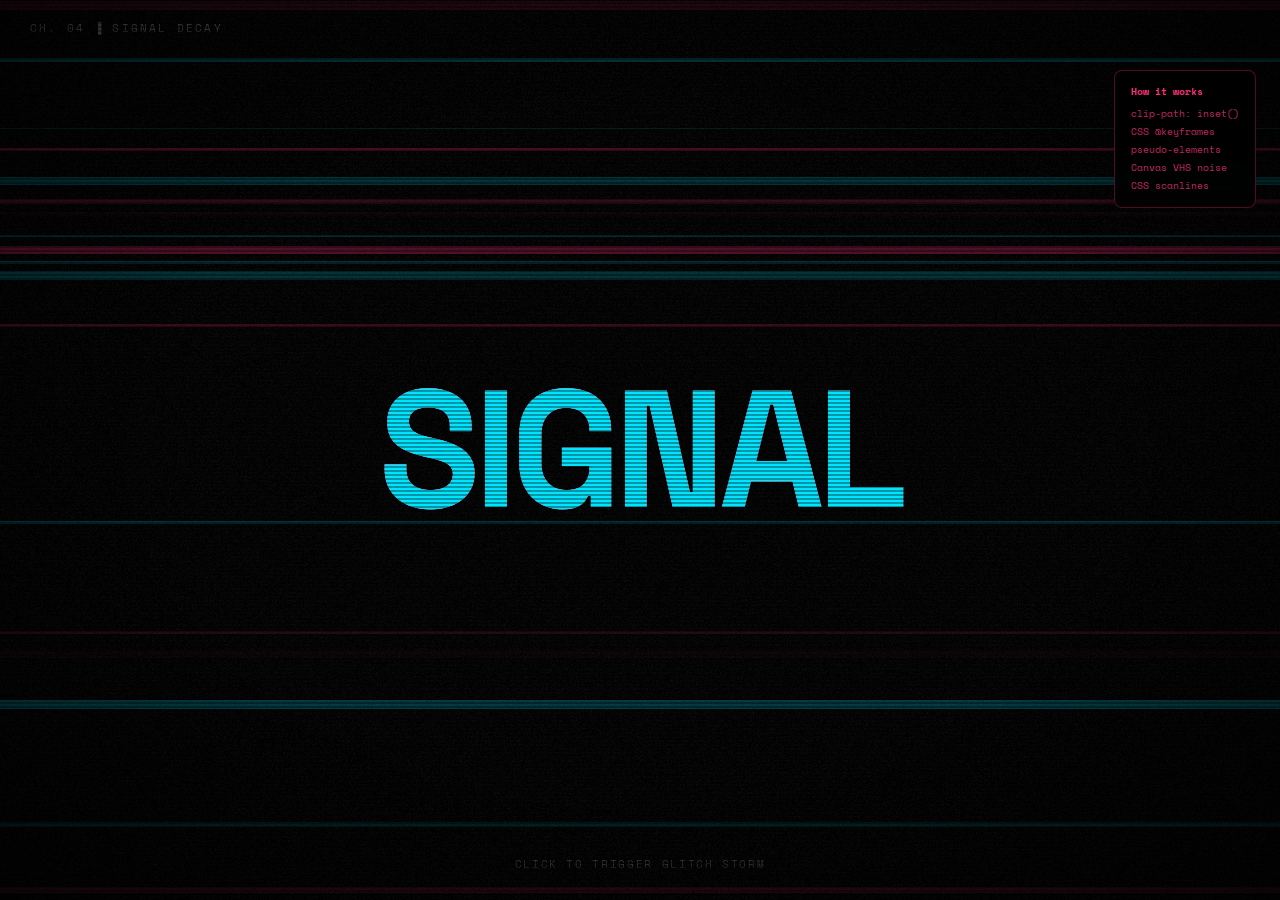
<file: demos/glitch.html>
<!DOCTYPE html>
<html lang="en">
<head>
<meta charset="UTF-8">
<meta name="viewport" content="width=device-width, initial-scale=1.0">
<title>Signal Decay</title>
<style>
  *, *::before, *::after { box-sizing: border-box; margin: 0; padding: 0; }

  body {
    background: #000;
    height: 100vh;
    overflow: hidden;
    font-family: 'Space Grotesk', sans-serif;
    display: flex;
    align-items: center;
    justify-content: center;
  }

  /* SCANLINES overlay */
  body::before {
    content: '';
    position: fixed;
    inset: 0;
    background: repeating-linear-gradient(
      to bottom,
      transparent 0px,
      transparent 2px,
      rgba(0,0,0,0.35) 2px,
      rgba(0,0,0,0.35) 4px
    );
    pointer-events: none;
    z-index: 1000;
    mix-blend-mode: multiply;
  }

  /* VIGNETTE */
  body::after {
    content: '';
    position: fixed;
    inset: 0;
    background: radial-gradient(ellipse 80% 80% at 50% 50%, transparent 50%, rgba(0,0,0,0.7) 100%);
    pointer-events: none;
    z-index: 999;
  }

  .scene {
    position: relative;
    width: 100vw;
    height: 100vh;
    display: flex;
    align-items: center;
    justify-content: center;
    overflow: hidden;
  }

  /* THE TEXT — multiple clipped copies create glitch slices */
  .glitch-wrap {
    position: relative;
    display: inline-block;
  }

  .glitch-text {
    font-size: clamp(4rem, 13vw, 14rem);
    font-weight: 700;
    letter-spacing: -0.04em;
    color: #fff;
    text-transform: uppercase;
    line-height: 1;
    user-select: none;
    pointer-events: none;
    position: relative;
    z-index: 2;
  }

  /* GLITCH SLICES — pseudo elements with clip-path */
  .glitch-text::before {
    content: attr(data-text);
    position: absolute;
    inset: 0;
    color: #ff2d78;
    animation: glitch-slice-1 3.5s infinite;
    z-index: 3;
  }

  .glitch-text::after {
    content: attr(data-text);
    position: absolute;
    inset: 0;
    color: #00e5ff;
    animation: glitch-slice-2 3.5s infinite;
    z-index: 3;
  }

  @keyframes glitch-slice-1 {
    0%   { clip-path: inset(40% 0 55% 0); transform: translate(-4px, 0); }
    5%   { clip-path: inset(10% 0 80% 0); transform: translate(4px, 0); }
    10%  { clip-path: inset(70% 0 15% 0); transform: translate(-3px, 2px); }
    15%  { clip-path: inset(0% 0 0% 0); transform: translate(0, 0); opacity: 0; }
    20%  { clip-path: inset(85% 0 5% 0); transform: translate(5px, 0); opacity: 1; }
    25%  { clip-path: inset(30% 0 60% 0); transform: translate(-5px, 0); }
    30%  { transform: translate(0, 0); clip-path: inset(100% 0 0 0); }
    80%  { clip-path: inset(60% 0 35% 0); transform: translate(3px, 0); }
    85%  { clip-path: inset(20% 0 70% 0); transform: translate(-3px, 0); }
    90%  { clip-path: inset(0% 0 0% 0); transform: translate(0, 0); opacity: 0; }
    95%  { clip-path: inset(45% 0 50% 0); transform: translate(4px, 0); opacity: 1; }
    100% { clip-path: inset(100% 0 0 0); transform: translate(0, 0); }
  }

  @keyframes glitch-slice-2 {
    0%   { clip-path: inset(60% 0 30% 0); transform: translate(4px, 0); }
    5%   { clip-path: inset(85% 0 5% 0); transform: translate(-4px, 0); }
    10%  { clip-path: inset(20% 0 65% 0); transform: translate(3px, -2px); }
    15%  { clip-path: inset(0% 0 0% 0); transform: translate(0, 0); opacity: 0; }
    20%  { clip-path: inset(50% 0 45% 0); transform: translate(-5px, 0); opacity: 1; }
    25%  { clip-path: inset(75% 0 15% 0); transform: translate(5px, 0); }
    30%  { transform: translate(0, 0); clip-path: inset(100% 0 0 0); }
    75%  { clip-path: inset(40% 0 55% 0); transform: translate(-3px, 0); }
    80%  { clip-path: inset(15% 0 78% 0); transform: translate(3px, 0); }
    85%  { clip-path: inset(0% 0 0% 0); transform: translate(0, 0); opacity: 0; }
    90%  { clip-path: inset(70% 0 25% 0); transform: translate(-4px, 0); opacity: 1; }
    95%  { clip-path: inset(100% 0 0 0); transform: translate(0, 0); }
    100% { clip-path: inset(100% 0 0 0); }
  }

  /* RANDOM HORIZONTAL BARS */
  .glitch-bars {
    position: absolute;
    inset: 0;
    pointer-events: none;
    z-index: 4;
    overflow: hidden;
  }

  .bar {
    position: absolute;
    left: 0;
    right: 0;
    height: 2px;
    background: rgba(255,45,120,0.5);
    animation: bar-glitch linear infinite;
    mix-blend-mode: screen;
  }

  .bar:nth-child(even) { background: rgba(0,229,255,0.5); }

  @keyframes bar-glitch {
    0%, 100% { opacity: 0; transform: translateX(0); }
    50% { opacity: 1; transform: translateX(var(--tx)); }
  }

  /* VHS NOISE CANVAS */
  #noiseCanvas {
    position: absolute;
    inset: 0;
    opacity: 0.04;
    pointer-events: none;
    z-index: 1;
  }

  /* STATIC BURSTS */
  .static-burst {
    position: fixed;
    inset: 0;
    background: #fff;
    opacity: 0;
    pointer-events: none;
    z-index: 998;
    animation: static-flash 6s infinite;
  }

  @keyframes static-flash {
    0%, 98%, 100% { opacity: 0; }
    98.5% { opacity: 0.03; }
    99% { opacity: 0.06; }
    99.5% { opacity: 0.02; }
  }

  /* CHANNEL TEXT */
  .channel-text {
    position: fixed;
    top: 20px;
    left: 30px;
    font-family: 'Space Mono', monospace;
    font-size: 11px;
    color: rgba(255,255,255,0.3);
    letter-spacing: 0.2em;
    animation: channel-flicker 4s infinite;
    pointer-events: none;
    z-index: 10;
  }

  @keyframes channel-flicker {
    0%, 90%, 100% { opacity: 0.3; }
    91% { opacity: 0.8; }
    92% { opacity: 0.2; }
    93% { opacity: 0.9; }
    94% { opacity: 0.1; }
    95% { opacity: 0.4; }
  }

  /* INSTRUCTION */
  .instruction {
    position: fixed;
    bottom: 28px;
    left: 50%;
    transform: translateX(-50%);
    font-family: 'Space Mono', monospace;
    font-size: 11px;
    color: rgba(255,255,255,0.2);
    letter-spacing: 0.15em;
    text-transform: uppercase;
    pointer-events: none;
    text-align: center;
  }

  .technique-badge {
    position: fixed;
    top: 70px;
    right: 24px;
    background: rgba(0,0,0,0.8);
    border: 1px solid rgba(255,45,120,0.3);
    border-radius: 8px;
    padding: 12px 16px;
    font-family: 'Space Mono', monospace;
    font-size: 10px;
    color: rgba(255,45,120,0.8);
    pointer-events: none;
    line-height: 1.8;
    backdrop-filter: blur(10px);
    max-width: 200px;
    z-index: 1001;
  }

  .technique-badge strong {
    color: #ff2d78;
    display: block;
    margin-bottom: 4px;
  }
</style>
<link href="https://fonts.googleapis.com/css2?family=Space+Grotesk:wght@700&family=Space+Mono&display=swap" rel="stylesheet">
</head>
<body>

<canvas id="noiseCanvas"></canvas>
<div class="static-burst"></div>

<div class="channel-text">CH. 04 ▐ SIGNAL DECAY</div>

<div class="scene">
  <div class="glitch-bars" id="glitchBars"></div>

  <div class="glitch-wrap">
    <div class="glitch-text" data-text="SIGNAL" id="glitchText">SIGNAL</div>
  </div>
</div>

<div class="instruction">click to trigger glitch storm</div>

<div class="technique-badge">
  <strong>How it works</strong>
  clip-path: inset()<br>
  CSS @keyframes<br>
  pseudo-elements<br>
  Canvas VHS noise<br>
  CSS scanlines
</div>

<script>
// RANDOM BARS
const barsContainer = document.getElementById('glitchBars');
function addBar() {
  const bar = document.createElement('div');
  bar.className = 'bar';
  const top = Math.random() * 100;
  bar.style.top = top + '%';
  bar.style.setProperty('--tx', (Math.random() * 40 - 20) + 'px');
  const dur = (Math.random() * 0.3 + 0.1).toFixed(2);
  bar.style.animationDuration = dur + 's';
  bar.style.animationDelay = -Math.random() * dur + 's';
  bar.style.height = (Math.random() * 8 + 1) + 'px';
  bar.style.opacity = Math.random() * 0.6;
  barsContainer.appendChild(bar);
  setTimeout(() => bar.remove(), 4000);
}

setInterval(addBar, 150);
for (let i = 0; i < 8; i++) addBar();

// VHS NOISE
const canvas = document.getElementById('noiseCanvas');
const ctx = canvas.getContext('2d');

function resize() {
  canvas.width = window.innerWidth;
  canvas.height = window.innerHeight;
}
resize();
window.addEventListener('resize', resize);

function drawNoise() {
  const id = ctx.createImageData(canvas.width, canvas.height);
  const data = id.data;
  for (let i = 0; i < data.length; i += 4) {
    const v = Math.random() * 255;
    data[i] = data[i+1] = data[i+2] = v;
    data[i+3] = 255;
  }
  ctx.putImageData(id, 0, 0);
  requestAnimationFrame(drawNoise);
}
drawNoise();

// CLICK — STORM MODE
let stormTimeout;
document.addEventListener('click', () => {
  const gt = document.getElementById('glitchText');
  gt.style.animation = 'none';
  gt.style.transform = 'skewX(-3deg) scaleX(0.97)';

  // Add storm bars
  for (let i = 0; i < 30; i++) {
    setTimeout(addBar, i * 30);
  }

  // Cycle through words
  const words = ['SIGNAL', 'DECAY', 'ERROR', '404', 'WTFCSS', 'GLITCH', 'SIGNAL'];
  let wi = 0;
  const interval = setInterval(() => {
    gt.textContent = words[wi % words.length];
    gt.setAttribute('data-text', words[wi % words.length]);
    wi++;
    if (wi >= words.length) {
      clearInterval(interval);
      gt.style.transform = '';
    }
  }, 80);

  clearTimeout(stormTimeout);
  stormTimeout = setTimeout(() => {
    gt.textContent = 'SIGNAL';
    gt.setAttribute('data-text', 'SIGNAL');
    gt.style.animation = '';
    gt.style.transform = '';
  }, 800);
});
</script>
</body>
</html>
</file>
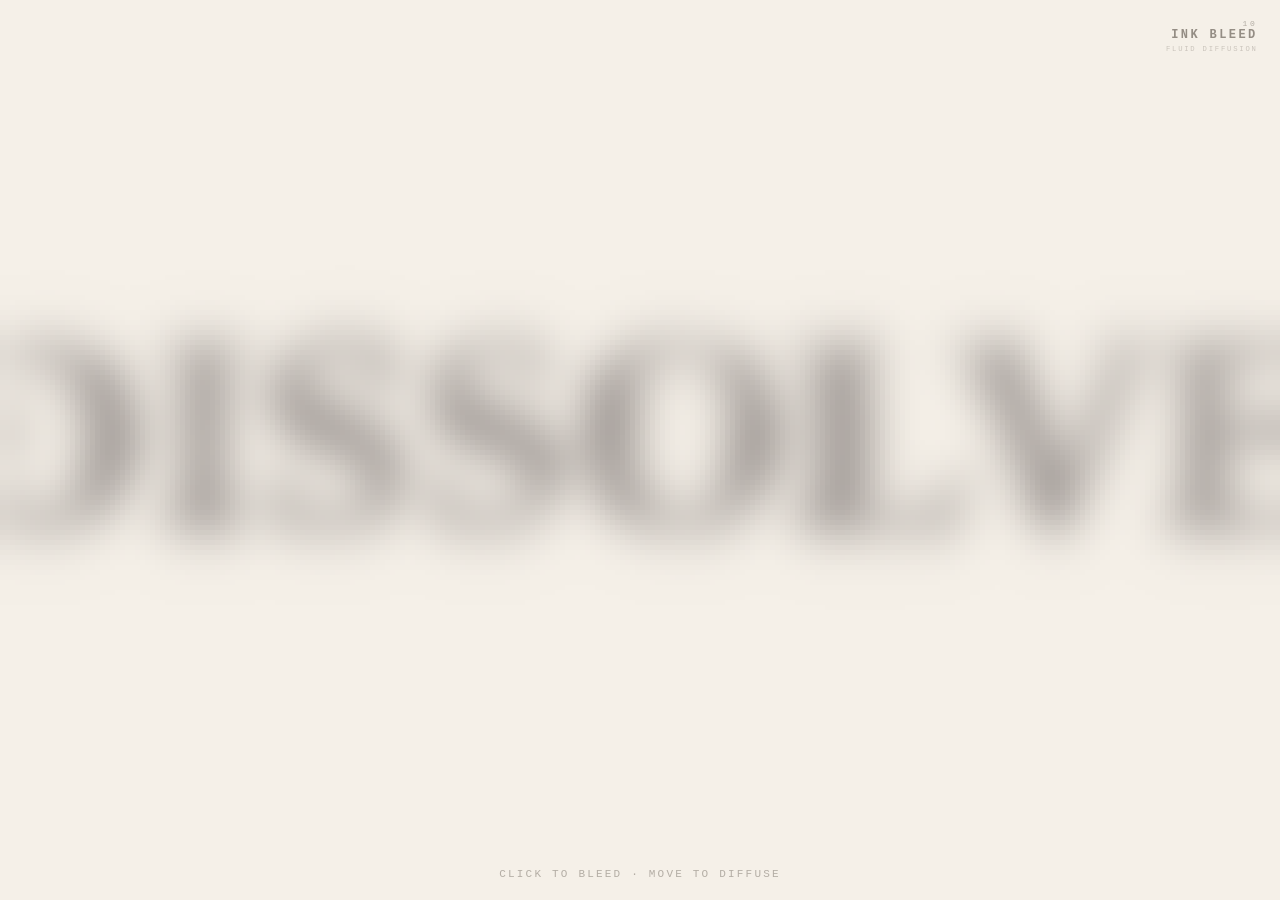
<file: demos/ink.html>
<!DOCTYPE html>
<html lang="en">
<head>
<meta charset="UTF-8">
<meta name="viewport" content="width=device-width, initial-scale=1.0">
<title>INK BLEED</title>
<style>
*{margin:0;padding:0;box-sizing:border-box}
html,body{width:100%;height:100%;overflow:hidden;background:#f5f0e8;cursor:crosshair}
canvas{position:absolute;inset:0;width:100%;height:100%}
#hint{position:absolute;bottom:20px;left:50%;transform:translateX(-50%);color:rgba(30,20,10,.3);font-size:11px;letter-spacing:.2em;text-transform:uppercase;pointer-events:none;font-family:'Courier New',monospace;white-space:nowrap}
#banner{position:absolute;top:1.2rem;right:1.4rem;text-align:right;pointer-events:none;font-family:'Courier New',monospace}
#banner .bnum{display:block;font-size:.5rem;letter-spacing:.35em;color:rgba(30,20,10,.3);text-transform:uppercase}
#banner .bname{display:block;font-size:.75rem;letter-spacing:.2em;color:rgba(30,20,10,.45);text-transform:uppercase;font-weight:700}
#banner .btech{display:block;font-size:.45rem;letter-spacing:.25em;color:rgba(30,20,10,.2);text-transform:uppercase;margin-top:.15rem}
</style>
</head>
<body>
<canvas id="c"></canvas>
<div id="banner">
  <span class="bnum">10</span>
  <span class="bname">Ink Bleed</span>
  <span class="btech">fluid diffusion</span>
</div>
<div id="hint">click to bleed · move to diffuse</div>
<script>
/* ── Navier-Stokes fluid on a 2D grid ─────────────────────
   Each cell stores: velocity (vx,vy), and RGB ink density.
   We use typed arrays; "swap" = copy into a temp buffer
   rather than JS variable swap (which doesn't swap Float32Arrays).
   ──────────────────────────────────────────────────────── */

const canvas = document.getElementById('c');
const ctx = canvas.getContext('2d');

const SCALE  = 5;   // pixels per cell
const DIFF   = 0.00008;
const VISC   = 0.000001;
const DT     = 0.18;
const ITER   = 6;

let W, H, N, M;     // canvas px, grid cols/rows

// Grid buffers — flat Float32Arrays
let vx, vy, vx0, vy0;
let dR, dG, dB, dR0, dG0, dB0;
let tmp;            // reusable swap scratch

function initGrids() {
  N = Math.floor(W / SCALE);
  M = Math.floor(H / SCALE);
  const sz = N * M;
  vx  = new Float32Array(sz); vy  = new Float32Array(sz);
  vx0 = new Float32Array(sz); vy0 = new Float32Array(sz);
  dR  = new Float32Array(sz); dG  = new Float32Array(sz); dB  = new Float32Array(sz);
  dR0 = new Float32Array(sz); dG0 = new Float32Array(sz); dB0 = new Float32Array(sz);
  tmp = new Float32Array(sz);
}

function resize() {
  W = canvas.width  = window.innerWidth;
  H = canvas.height = window.innerHeight;
  initGrids();
  drawLetters();
}

// ── Index helper ────────────────────────────────────────
const IX = (i, j) => {
  i = Math.max(0, Math.min(N - 1, i | 0));
  j = Math.max(0, Math.min(M - 1, j | 0));
  return i + j * N;
};

// ── Boundary conditions ──────────────────────────────────
function setBnd(b, x) {
  for (let i = 1; i < N - 1; i++) {
    x[IX(i, 0)]     = b === 2 ? -x[IX(i, 1)]     : x[IX(i, 1)];
    x[IX(i, M - 1)] = b === 2 ? -x[IX(i, M - 2)] : x[IX(i, M - 2)];
  }
  for (let j = 1; j < M - 1; j++) {
    x[IX(0, j)]     = b === 1 ? -x[IX(1, j)]     : x[IX(1, j)];
    x[IX(N - 1, j)] = b === 1 ? -x[IX(N - 2, j)] : x[IX(N - 2, j)];
  }
  x[IX(0,     0)]     = 0.5 * (x[IX(1, 0)]     + x[IX(0, 1)]);
  x[IX(0,     M-1)]   = 0.5 * (x[IX(1, M-1)]   + x[IX(0, M-2)]);
  x[IX(N-1,   0)]     = 0.5 * (x[IX(N-2, 0)]   + x[IX(N-1, 1)]);
  x[IX(N-1,   M-1)]   = 0.5 * (x[IX(N-2, M-1)] + x[IX(N-1, M-2)]);
}

// ── Gauss-Seidel linear solve ────────────────────────────
function linSolve(b, x, x0, a, c) {
  const inv = 1.0 / c;
  for (let k = 0; k < ITER; k++) {
    for (let j = 1; j < M - 1; j++) {
      for (let i = 1; i < N - 1; i++) {
        x[IX(i,j)] = (x0[IX(i,j)] + a*(x[IX(i-1,j)]+x[IX(i+1,j)]+x[IX(i,j-1)]+x[IX(i,j+1)])) * inv;
      }
    }
    setBnd(b, x);
  }
}

function diffuse(b, x, x0, diff) {
  const a = DT * diff * (N-2) * (M-2);
  linSolve(b, x, x0, a, 1 + 4*a);
}

function advect(b, d, d0, u, v) {
  const dtN = DT * (N-2), dtM = DT * (M-2);
  for (let j = 1; j < M-1; j++) {
    for (let i = 1; i < N-1; i++) {
      let px = i - dtN * u[IX(i,j)];
      let py = j - dtM * v[IX(i,j)];
      px = Math.max(0.5, Math.min(N-1.5, px));
      py = Math.max(0.5, Math.min(M-1.5, py));
      const i0 = px|0, i1 = i0+1;
      const j0 = py|0, j1 = j0+1;
      const s1 = px-i0, s0 = 1-s1;
      const t1 = py-j0, t0 = 1-t1;
      d[IX(i,j)] = s0*(t0*d0[IX(i0,j0)] + t1*d0[IX(i0,j1)]) +
                   s1*(t0*d0[IX(i1,j0)] + t1*d0[IX(i1,j1)]);
    }
  }
  setBnd(b, d);
}

function project(u, v, p, div) {
  const hx = 1/N, hy = 1/M;
  for (let j=1; j<M-1; j++) {
    for (let i=1; i<N-1; i++) {
      div[IX(i,j)] = -0.5*(hx*(u[IX(i+1,j)]-u[IX(i-1,j)]) + hy*(v[IX(i,j+1)]-v[IX(i,j-1)]));
      p[IX(i,j)] = 0;
    }
  }
  setBnd(0,div); setBnd(0,p);
  linSolve(0, p, div, 1, 4);
  for (let j=1; j<M-1; j++) {
    for (let i=1; i<N-1; i++) {
      u[IX(i,j)] -= 0.5*(p[IX(i+1,j)]-p[IX(i-1,j)])/hx;
      v[IX(i,j)] -= 0.5*(p[IX(i,j+1)]-p[IX(i,j-1)])/hy;
    }
  }
  setBnd(1,u); setBnd(2,v);
}

// ── Swap helper: copy a→tmp, b→a, tmp→b ─────────────────
function swap(a, b) {
  tmp.set(a); a.set(b); b.set(tmp);
}

function velStep() {
  // Add forces already in vx0/vy0, then clear them
  for (let i=0;i<vx.length;i++){ vx[i]+=DT*vx0[i]; vy[i]+=DT*vy0[i]; }
  vx0.fill(0); vy0.fill(0);

  swap(vx0, vx); diffuse(1, vx, vx0, VISC);
  swap(vy0, vy); diffuse(2, vy, vy0, VISC);
  project(vx, vy, vx0, vy0);

  swap(vx0, vx); swap(vy0, vy);
  advect(1, vx, vx0, vx0, vy0);
  advect(2, vy, vy0, vx0, vy0);
  project(vx, vy, vx0, vy0);
}

function densStep(d, d0, u, v) {
  for (let i=0;i<d.length;i++) d[i] += DT * d0[i];
  d0.fill(0);
  swap(d0, d); diffuse(0, d, d0, DIFF);
  swap(d0, d); advect(0, d, d0, u, v);
}

// ── Gravity drip ─────────────────────────────────────────
function applyGravity() {
  for (let j=1; j<M-1; j++) {
    for (let i=1; i<N-1; i++) {
      const idx = IX(i,j);
      const ink = dR[idx] + dG[idx] + dB[idx];
      if (ink > 2) vy0[idx] += 0.00005 * ink;
    }
  }
}

// ── Evaporation ──────────────────────────────────────────
function evaporate() {
  const ev = 0.9994;
  for (let i=0;i<dR.length;i++){
    dR[i]*=ev; dG[i]*=ev; dB[i]*=ev;
    if(dR[i]<0.01)dR[i]=0;
    if(dG[i]<0.01)dG[i]=0;
    if(dB[i]<0.01)dB[i]=0;
  }
}

// ── Ink splashes ─────────────────────────────────────────
const PALETTE = [
  [12, 6, 35],    // indigo
  [4, 28, 52],    // ocean
  [45, 8, 18],    // blood
  [8, 38, 22],    // forest
  [55, 12, 4],    // rust
  [5, 5, 50],     // deep navy
];
let currentPalette = 0;

function splashAt(gx, gy, radius, strength) {
  currentPalette = (currentPalette + 1) % PALETTE.length;
  const [cr, cg, cb] = PALETTE[currentPalette];
  const r = Math.ceil(radius);
  for (let dy=-r; dy<=r; dy++) {
    for (let dx=-r; dx<=r; dx++) {
      const d = Math.sqrt(dx*dx+dy*dy);
      if (d > radius) continue;
      const f = (1 - d/radius) * strength;
      const idx = IX(gx+dx, gy+dy);
      dR0[idx] += cr * f;
      dG0[idx] += cg * f;
      dB0[idx] += cb * f;
    }
  }
}

function addForce(gx, gy, fx, fy, radius) {
  const r = Math.ceil(radius);
  for (let dy=-r; dy<=r; dy++) {
    for (let dx=-r; dx<=r; dx++) {
      const d = Math.sqrt(dx*dx+dy*dy);
      if (d>radius) continue;
      const f = (1 - d/radius) * 0.5;
      const idx = IX(gx+dx, gy+dy);
      vx0[idx] += fx * f;
      vy0[idx] += fy * f;
    }
  }
}

// ── Letter seeds ─────────────────────────────────────────
let letterSeeds = [];
const WORDS2 = ['DISSOLVE','INK','BLEED','FADE','DRIFT'];
let wordI = 0;

function drawLetters() {
  const tmp2 = document.createElement('canvas');
  tmp2.width = W; tmp2.height = H;
  const tc = tmp2.getContext('2d');
  const fs = Math.min(W * 0.22, H * 0.38);
  tc.font = `900 ${fs}px Georgia, serif`;
  tc.textAlign = 'center';
  tc.textBaseline = 'middle';
  tc.fillStyle = '#1a1008';
  tc.fillText(WORDS2[wordI], W/2, H/2);
  const data = tc.getImageData(0, 0, W, H).data;
  letterSeeds = [];
  const step = 8;
  for (let y=0; y<H; y+=step) {
    for (let x=0; x<W; x+=step) {
      if (data[(y*W+x)*4+3] > 100) {
        letterSeeds.push({ x: (x/SCALE)|0, y: (y/SCALE)|0 });
      }
    }
  }
}

function stampWord() {
  const [cr,cg,cb] = PALETTE[(Math.random()*PALETTE.length)|0];
  const sample = letterSeeds.length > 600
    ? letterSeeds.filter((_,i) => i%2===0) : letterSeeds;
  for (const s of sample) {
    const idx = IX(s.x, s.y);
    dR0[idx] += cr * 1.2;
    dG0[idx] += cg * 1.2;
    dB0[idx] += cb * 1.2;
    vx0[idx] += (Math.random()-0.5)*0.003;
    vy0[idx] += (Math.random()-0.5)*0.003;
  }
}

// ── Render ───────────────────────────────────────────────
let imgData;
function render() {
  if (!imgData || imgData.width !== W || imgData.height !== H) {
    imgData = ctx.createImageData(W, H);
  }
  const px = imgData.data;
  const bgR=245, bgG=240, bgB=232;

  for (let j=0; j<M; j++) {
    for (let i=0; i<N; i++) {
      const gi = IX(i,j);
      const r = dR[gi], g = dG[gi], b = dB[gi];
      const total = r + g + b;
      const alpha = Math.min(1, total * 0.006);

      const rn = total > 0 ? r/total : 0;
      const gn = total > 0 ? g/total : 0;
      const bn = total > 0 ? b/total : 0;

      // Very dark ink tone — nearly black with subtle hue
      const inkR = rn * 18;
      const inkG = gn * 18;
      const inkB = bn * 22;

      const wet = Math.min(1, alpha * 1.6);

      const fr = (bgR*(1-wet) + inkR*wet) | 0;
      const fg = (bgG*(1-wet) + inkG*wet) | 0;
      const fb = (bgB*(1-wet) + inkB*wet) | 0;

      const x0 = i*SCALE, y0 = j*SCALE;
      for (let py=0; py<SCALE; py++) {
        for (let px2=0; px2<SCALE; px2++) {
          const sx=x0+px2, sy=y0+py;
          if (sx>=W||sy>=H) continue;
          const pi=(sy*W+sx)*4;
          px[pi]=fr; px[pi+1]=fg; px[pi+2]=fb; px[pi+3]=255;
        }
      }
    }
  }
  ctx.putImageData(imgData, 0, 0);
}

// ── Mouse ─────────────────────────────────────────────────
let mx=0, my=0, pmx=0, pmy=0;

canvas.addEventListener('mousemove', e => { mx=e.clientX; my=e.clientY; });
canvas.addEventListener('click', e => {
  const gx=(e.clientX/SCALE)|0, gy=(e.clientY/SCALE)|0;
  splashAt(gx, gy, 7, 14);
  for (let a=0; a<Math.PI*2; a+=0.35) {
    addForce(gx+Math.cos(a)*3|0, gy+Math.sin(a)*3|0, Math.cos(a)*0.9, Math.sin(a)*0.9, 2);
  }
});
window.addEventListener('wheel', e => {
  const gx=(mx/SCALE)|0, gy=(my/SCALE)|0;
  addForce(gx, gy, 0, e.deltaY*0.0005, 9);
  splashAt(gx, gy, 3, Math.abs(e.deltaY)*0.025);
});
canvas.addEventListener('touchmove', e => {
  e.preventDefault();
  mx=e.touches[0].clientX; my=e.touches[0].clientY;
}, {passive:false});
canvas.addEventListener('touchstart', e => {
  const t=e.touches[0];
  splashAt((t.clientX/SCALE)|0,(t.clientY/SCALE)|0,7,14);
});
window.addEventListener('resize', resize);

// ── Loop ─────────────────────────────────────────────────
let frame=0;
function loop() {
  requestAnimationFrame(loop);
  frame++;

  const gx=(mx/SCALE)|0, gy=(my/SCALE)|0;
  const fxf=(mx-pmx)/SCALE*0.35, fyf=(my-pmy)/SCALE*0.35;
  const spd=Math.sqrt(fxf*fxf+fyf*fyf);
  if (spd>0.08) {
    addForce(gx, gy, fxf, fyf, 5);
    if (spd>0.6) splashAt(gx, gy, 2, spd*0.4);
  }
  pmx=mx; pmy=my;

  applyGravity();
  velStep();
  densStep(dR, dR0, vx, vy);
  densStep(dG, dG0, vx, vy);
  densStep(dB, dB0, vx, vy);
  evaporate();

  if (frame % 900 === 0) {
    wordI = (wordI+1) % WORDS2.length;
    drawLetters(); stampWord();
  }

  render();
}

// ── Init ─────────────────────────────────────────────────
requestAnimationFrame(() => {
  resize();
  setTimeout(() => { stampWord(); loop(); }, 80);
});
</script>
</body>
</html>
</file>
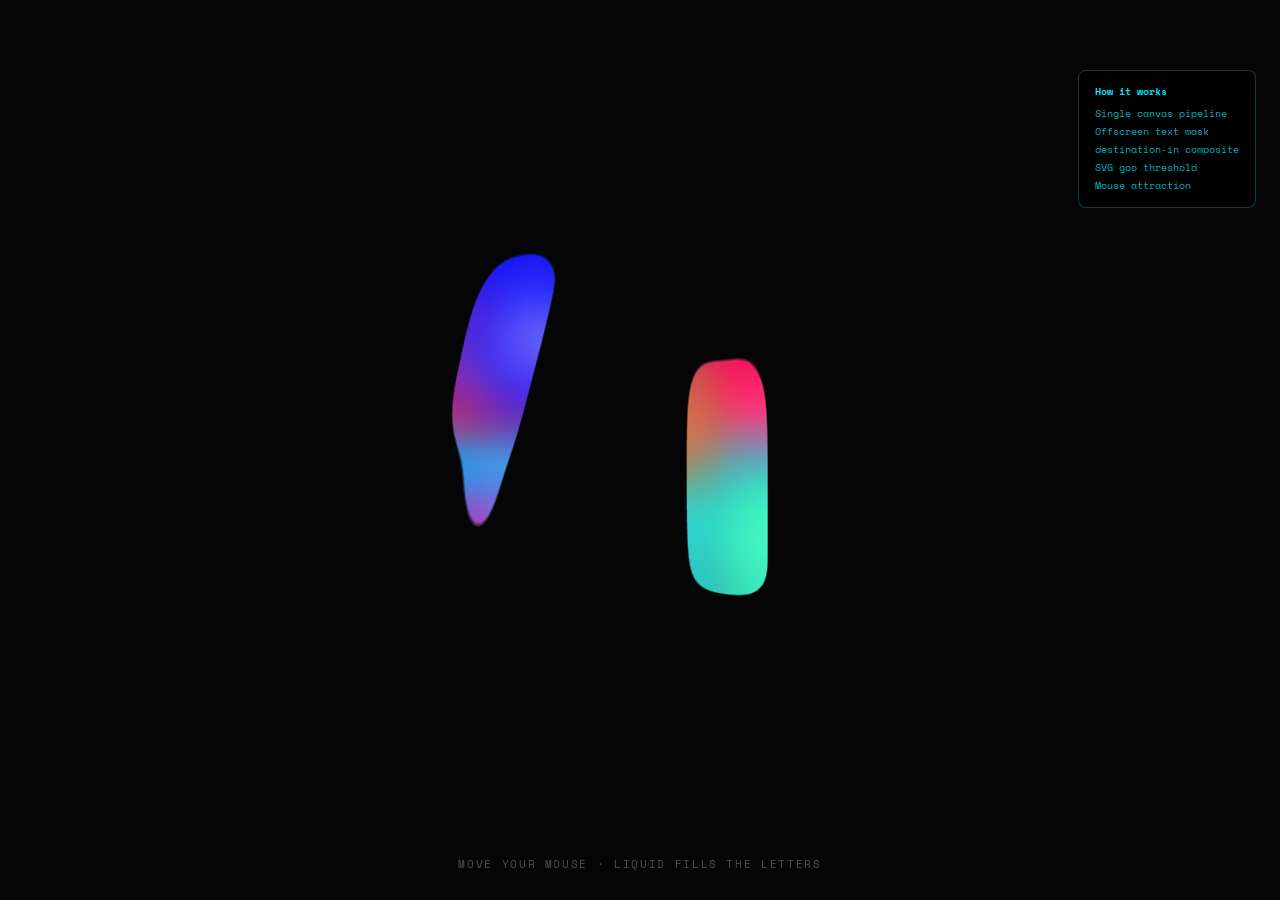
<file: demos/liquid.html>
<!DOCTYPE html>
<html lang="en">
<head>
<meta charset="UTF-8">
<meta name="viewport" content="width=device-width, initial-scale=1.0">
<title>Liquid Text</title>
<style>
  *, *::before, *::after { box-sizing: border-box; margin: 0; padding: 0; }
  body { background: #050505; height: 100vh; overflow: hidden; }

  #c {
    position: absolute;
    inset: 0;
    width: 100%;
    height: 100%;
  }

  .instruction {
    position: fixed;
    bottom: 28px;
    left: 50%;
    transform: translateX(-50%);
    font-family: 'Space Mono', monospace;
    font-size: 11px;
    color: rgba(255,255,255,0.3);
    letter-spacing: 0.15em;
    text-transform: uppercase;
    pointer-events: none;
    text-align: center;
  }

  .badge {
    position: fixed;
    top: 70px;
    right: 24px;
    background: rgba(0,0,0,0.85);
    border: 1px solid rgba(0,229,255,0.28);
    border-radius: 8px;
    padding: 12px 16px;
    font-family: 'Space Mono', monospace;
    font-size: 10px;
    color: rgba(0,229,255,0.8);
    pointer-events: none;
    line-height: 1.8;
    max-width: 210px;
  }
  .badge strong { color: #00e5ff; display: block; margin-bottom: 4px; }

  .filter-svg { position: absolute; width: 0; height: 0; overflow: hidden; }
</style>
<link href="https://fonts.googleapis.com/css2?family=Space+Mono&display=swap" rel="stylesheet">
</head>
<body>

<!-- SVG GOO filter — applied to main canvas via CSS -->
<svg class="filter-svg">
  <defs>
    <filter id="goo" x="-20%" y="-20%" width="140%" height="140%" color-interpolation-filters="sRGB">
      <feGaussianBlur in="SourceGraphic" stdDeviation="14" result="blur"/>
      <feColorMatrix in="blur" mode="matrix"
        values="1 0 0 0 0
                0 1 0 0 0
                0 0 1 0 0
                0 0 0 25 -10"
        result="goo"/>
    </filter>
  </defs>
</svg>

<!-- SINGLE canvas — everything rendered here -->
<canvas id="c"></canvas>

<div class="instruction">move your mouse · liquid fills the letters</div>

<div class="badge">
  <strong>How it works</strong>
  Single canvas pipeline<br>
  Offscreen text mask<br>
  destination-in composite<br>
  SVG goo threshold<br>
  Mouse attraction
</div>

<script>
/* ════════════════════════════════════════════════════
   LIQUID TEXT v3 — single-canvas, offscreen compositing

   Pipeline per frame:
   1. Draw metaballs on OFFSCREEN canvas (no filter)
   2. Draw text on offscreen canvas using destination-in
      → balls visible only through letter shapes
   3. Copy offscreen → main canvas
   4. Apply SVG goo filter on main canvas (CSS)
      → rounds the letter edges, creates liquid merging effect

   Result: crisp coloured liquid filling letter shapes,
   with organic goo physics where balls merge near edges.
   ════════════════════════════════════════════════════ */

const mainC   = document.getElementById('c');
const mainCtx = mainC.getContext('2d');

// Offscreen canvas (no CSS filter — raw pixels for compositing)
const off     = new OffscreenCanvas(1, 1);
const offCtx  = off.getContext('2d');

let W, H;
const mouse = { x: -999, y: -999 };

// Apply goo filter to the main canvas so the copied result gets liquid edges
mainC.style.filter = 'url(#goo)';

function resize() {
  W = mainC.width = off.width  = window.innerWidth;
  H = mainC.height = off.height = window.innerHeight;
}
resize();
window.addEventListener('resize', () => { resize(); initBalls(); });

// ── FONT ──
function font() {
  // Bold sans-serif, sized to ~40% of viewport width for "WTF"
  return `900 ${Math.floor(W * 0.41)}px 'Impact','Arial Black',sans-serif`;
}

// ── BALLS ──
class Ball {
  constructor(cfg, i, n) {
    this.hue    = cfg.hue;
    this.r      = cfg.r;
    this.orbitR = cfg.orbitR;
    this.speed  = cfg.speed;
    this.angle  = (i / n) * Math.PI * 2;
    this.x = W / 2;
    this.y = H / 2;
  }
  update() {
    this.angle += this.speed * 0.012;
    const bx = W/2 + Math.cos(this.angle) * this.orbitR;
    const by = H/2 + Math.sin(this.angle * 1.27) * this.orbitR * 0.60;
    const dx = mouse.x - bx, dy = mouse.y - by;
    const d  = Math.hypot(dx, dy);
    const pull = d < 320 ? (320 - d) / 320 : 0;
    this.x = bx + dx * pull * 0.40;
    this.y = by + dy * pull * 0.40;
  }
  draw(ctx) {
    const g = ctx.createRadialGradient(this.x, this.y, 0, this.x, this.y, this.r * 1.8);
    g.addColorStop(0,    `hsla(${this.hue},100%,72%,1)`);
    g.addColorStop(0.45, `hsla(${this.hue},100%,58%,0.9)`);
    g.addColorStop(1,    `hsla(${this.hue},100%,45%,0)`);
    ctx.beginPath();
    ctx.arc(this.x, this.y, this.r * 1.8, 0, Math.PI * 2);
    ctx.fillStyle = g;
    ctx.fill();
  }
}

const CFGS = [
  { hue: 340, r: 80, orbitR: 125, speed:  0.44 },
  { hue: 280, r: 62, orbitR: 175, speed: -0.33 },
  { hue: 190, r: 72, orbitR:  88, speed:  0.57 },
  { hue: 320, r: 56, orbitR: 215, speed: -0.28 },
  { hue: 200, r: 86, orbitR:  68, speed:  0.64 },
  { hue: 350, r: 50, orbitR: 152, speed: -0.49 },
  { hue: 240, r: 66, orbitR: 248, speed:  0.37 },
  { hue:  20, r: 58, orbitR: 108, speed: -0.54 },
  { hue: 160, r: 74, orbitR: 188, speed:  0.31 },
];
let balls = [];
function initBalls() {
  balls = CFGS.map((c, i) => new Ball(c, i, CFGS.length));
}
initBalls();

// ── RENDER ──
function render() {
  // 1. Draw metaballs on offscreen
  offCtx.clearRect(0, 0, W, H);
  balls.forEach(b => b.draw(offCtx));

  // 2. Mask to text shape: destination-in keeps only pixels covered by text
  offCtx.globalCompositeOperation = 'destination-in';
  offCtx.font = font();
  offCtx.textAlign = 'center';
  offCtx.textBaseline = 'middle';
  offCtx.fillStyle = '#fff';
  offCtx.fillText('WTF', W / 2, H / 2);
  offCtx.globalCompositeOperation = 'source-over';

  // 3. Copy composited result to main canvas (which has CSS goo filter)
  mainCtx.clearRect(0, 0, W, H);
  mainCtx.drawImage(off, 0, 0);
}

// ── TICK ──
function tick() {
  balls.forEach(b => b.update());
  render();
  requestAnimationFrame(tick);
}
tick();

// ── INPUT ──
window.addEventListener('mousemove', e => { mouse.x = e.clientX; mouse.y = e.clientY; });
window.addEventListener('touchmove', e => {
  mouse.x = e.touches[0].clientX;
  mouse.y = e.touches[0].clientY;
}, { passive: true });
</script>
</body>
</html>
</file>
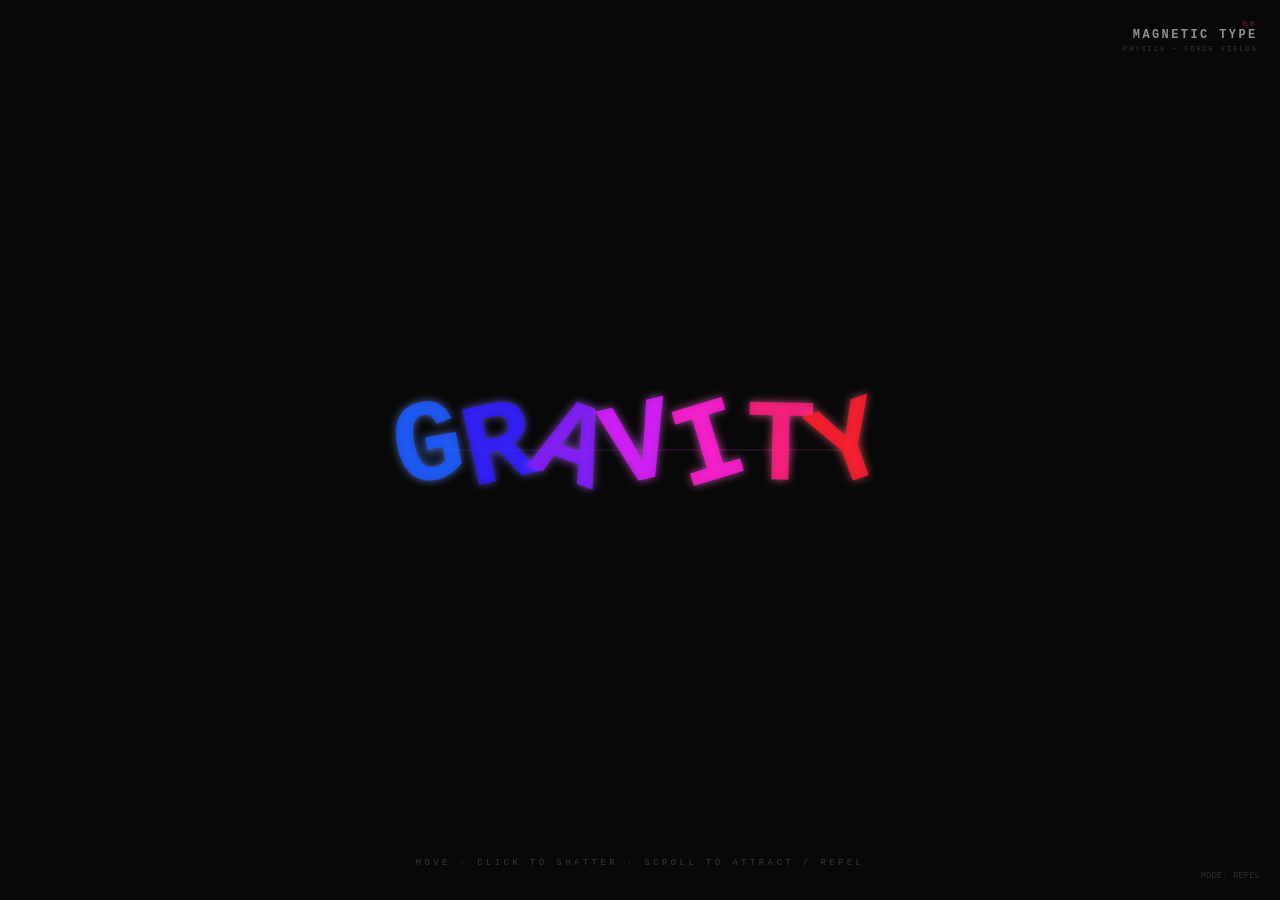
<file: demos/magnetic.html>
<!DOCTYPE html>
<html lang="en">
<head>
<meta charset="UTF-8"/>
<meta name="viewport" content="width=device-width,initial-scale=1"/>
<title>Magnetic Typography</title>
<style>
*,*::before,*::after{box-sizing:border-box;margin:0;padding:0}
html,body{width:100%;height:100%;overflow:hidden;background:#080808;font-family:'Courier New',monospace}
#canvas{position:absolute;inset:0;width:100%;height:100%}
#hint{position:absolute;bottom:2rem;left:50%;transform:translateX(-50%);font-size:.55rem;letter-spacing:.4em;color:rgba(255,255,255,.2);text-transform:uppercase;pointer-events:none;white-space:nowrap}
#banner{position:absolute;top:1.2rem;right:1.4rem;text-align:right;pointer-events:none;font-family:'Courier New',monospace}
#banner .bnum{display:block;font-size:.5rem;letter-spacing:.35em;color:rgba(255,45,120,.5);text-transform:uppercase}
#banner .bname{display:block;font-size:.75rem;letter-spacing:.2em;color:rgba(255,255,255,.55);text-transform:uppercase;font-weight:700}
#banner .btech{display:block;font-size:.45rem;letter-spacing:.25em;color:rgba(255,255,255,.2);text-transform:uppercase;margin-top:.15rem}
</style>
</head>
<body>
<canvas id="canvas"></canvas>
<div id="banner">
  <span class="bnum">06</span>
  <span class="bname">Magnetic Type</span>
  <span class="btech">physics + force fields</span>
</div>
<div id="hint">move · click to shatter · scroll to attract / repel</div>
<script>
const C = document.getElementById('canvas');
const ctx = C.getContext('2d');
let W = 0, H = 0, FONT_SIZE = 80;

const WORDS = ['GRAVITY','COLLAPSE','INFINITE','NOTHING','VOID','STRANGE','ATTRACT'];
let wordIdx = 0;
let letters = [];
let mouse = {x: -9999, y: -9999};
let mode = 'repel';
let shattered = false;
let reforming = false;

function computeFontSize() {
  return Math.max(28, Math.min(W, H) * 0.13);
}

function getTargets(word, cx, cy) {
  const fs = computeFontSize();
  ctx.font = `bold ${fs}px 'Courier New', monospace`;
  const metrics = ctx.measureText(word);
  const totalW = metrics.width;
  const startX = cx - totalW / 2;
  const targets = [];
  let x = startX;
  for (let i = 0; i < word.length; i++) {
    const ch = word[i];
    const cw = ctx.measureText(ch).width;
    targets.push({ x: x + cw / 2, y: cy, ch });
    x += cw;
  }
  return targets;
}

function initLetters(word) {
  word = word || WORDS[wordIdx];
  const targets = getTargets(word, W / 2, H / 2);
  FONT_SIZE = computeFontSize();
  letters = targets.map((t, i) => ({
    ch: t.ch,
    x: t.x + (Math.random() - 0.5) * 4,
    y: t.y + (Math.random() - 0.5) * 4,
    vx: 0, vy: 0,
    tx: t.x, ty: t.y,
    size: FONT_SIZE,
    hue: 200 + i * 22,
    phase: Math.random() * Math.PI * 2,
    mass: 0.8 + Math.random() * 0.4,
  }));
  shattered = false;
  reforming = false;
}

function resize() {
  W = C.width  = C.offsetWidth  || window.innerWidth;
  H = C.height = C.offsetHeight || window.innerHeight;
  FONT_SIZE = computeFontSize();
  initLetters();
}

function shatter() {
  shattered = true;
  reforming = false;
  letters.forEach(l => {
    l.vx = (Math.random() - 0.5) * 35;
    l.vy = (Math.random() - 0.5) * 35 - 8;
  });
  setTimeout(() => {
    wordIdx = (wordIdx + 1) % WORDS.length;
    const targets = getTargets(WORDS[wordIdx], W / 2, H / 2);
    letters.forEach((l, i) => {
      l.ch = targets[i % targets.length].ch;
      l.tx = targets[i % targets.length].x;
      l.ty = targets[i % targets.length].y;
    });
    reforming = true;
    shattered = false;
  }, 1400);
}

const REPEL_R  = 160;
const ATTRACT_R = 220;
const STRENGTH = 18000;

function tick(t) {
  ctx.clearRect(0, 0, W, H);

  // Background grid
  const gridA = 0.03 + 0.01 * Math.sin(t * 0.001);
  ctx.strokeStyle = `rgba(255,255,255,${gridA})`;
  ctx.lineWidth = 0.3;
  const gs = 60;
  for (let x = 0; x < W; x += gs) { ctx.beginPath(); ctx.moveTo(x,0); ctx.lineTo(x,H); ctx.stroke(); }
  for (let y = 0; y < H; y += gs) { ctx.beginPath(); ctx.moveTo(0,y); ctx.lineTo(W,y); ctx.stroke(); }

  letters.forEach((l, i) => {
    if (!shattered || reforming) {
      const stiffness = reforming ? 0.04 : 0.06;
      const damp = 0.82;
      l.vx += (l.tx - l.x) * stiffness;
      l.vy += (l.ty - l.y) * stiffness;
      l.vx *= damp;
      l.vy *= damp;
    } else {
      l.vy += 0.6;
      l.vx *= 0.995;
      l.vy *= 0.995;
    }

    const dx = l.x - mouse.x;
    const dy = l.y - mouse.y;
    const dist = Math.sqrt(dx*dx + dy*dy) || 1;
    const R = mode === 'repel' ? REPEL_R : ATTRACT_R;
    if (dist < R) {
      const force = STRENGTH / (dist * dist);
      const dir = mode === 'repel' ? 1 : -1;
      l.vx += dir * (dx / dist) * force * 0.01 * l.mass;
      l.vy += dir * (dy / dist) * force * 0.01 * l.mass;
    }

    l.x += l.vx;
    l.y += l.vy;

    if (l.x < 40)   { l.x = 40;    l.vx *= -0.4; }
    if (l.x > W-40) { l.x = W-40;  l.vx *= -0.4; }
    if (l.y < 40)   { l.y = 40;    l.vy *= -0.4; }
    if (l.y > H-40) { l.y = H-40;  l.vy *= -0.4; }

    const speed = Math.sqrt(l.vx*l.vx + l.vy*l.vy);
    const hue = (l.hue + t * 0.02 + speed * 3) % 360;
    const lightness = 55 + Math.min(speed * 2, 35);
    const alpha = 0.85 + Math.min(speed * 0.02, 0.15);

    // Glow halo
    const gR = 20 + speed * 4;
    const grad = ctx.createRadialGradient(l.x, l.y, 0, l.x, l.y, gR);
    grad.addColorStop(0, `hsla(${hue},100%,70%,0.25)`);
    grad.addColorStop(1, `hsla(${hue},100%,50%,0)`);
    ctx.fillStyle = grad;
    ctx.beginPath();
    ctx.arc(l.x, l.y, gR, 0, Math.PI*2);
    ctx.fill();

    // Letter
    ctx.save();
    ctx.translate(l.x, l.y);
    ctx.rotate(Math.atan2(l.vy, l.vx) * 0.15);
    ctx.font = `bold ${l.size}px 'Courier New', monospace`;
    ctx.textAlign = 'center';
    ctx.textBaseline = 'middle';
    ctx.fillStyle = `hsla(${hue},100%,${lightness}%,${alpha})`;
    ctx.shadowColor = `hsla(${hue},100%,70%,0.8)`;
    ctx.shadowBlur = 8 + speed * 1.5;
    ctx.fillText(l.ch, 0, 0);
    ctx.restore();

    // Connection lines
    if (i < letters.length - 1) {
      const n = letters[i+1];
      const dd = Math.hypot(n.x - l.x, n.y - l.y);
      if (dd < l.size * 3) {
        const lineA = Math.max(0, (1 - dd / (l.size * 3)) * 0.3);
        ctx.strokeStyle = `hsla(${hue},80%,60%,${lineA})`;
        ctx.lineWidth = 1;
        ctx.beginPath();
        ctx.moveTo(l.x, l.y);
        ctx.lineTo(n.x, n.y);
        ctx.stroke();
      }
    }
  });

  ctx.font = '9px Courier New';
  ctx.fillStyle = 'rgba(255,255,255,0.15)';
  ctx.textAlign = 'right';
  ctx.textBaseline = 'bottom';
  ctx.fillText(`MODE: ${mode.toUpperCase()}`, W - 20, H - 20);

  requestAnimationFrame(tick);
}

window.addEventListener('mousemove', e => {
  const r = C.getBoundingClientRect();
  mouse.x = e.clientX - r.left;
  mouse.y = e.clientY - r.top;
});
window.addEventListener('click', () => { if (!shattered) shatter(); });
window.addEventListener('wheel', e => {
  e.preventDefault();
  mode = e.deltaY > 0 ? 'attract' : 'repel';
}, { passive: false });
window.addEventListener('touchmove', e => {
  const r = C.getBoundingClientRect();
  mouse.x = e.touches[0].clientX - r.left;
  mouse.y = e.touches[0].clientY - r.top;
}, { passive: true });
window.addEventListener('touchstart', () => { if (!shattered) shatter(); });
window.addEventListener('resize', resize);

// Defer init so the canvas has layout dimensions
requestAnimationFrame(() => { resize(); requestAnimationFrame(tick); });
</script>
</body>
</html>
</file>
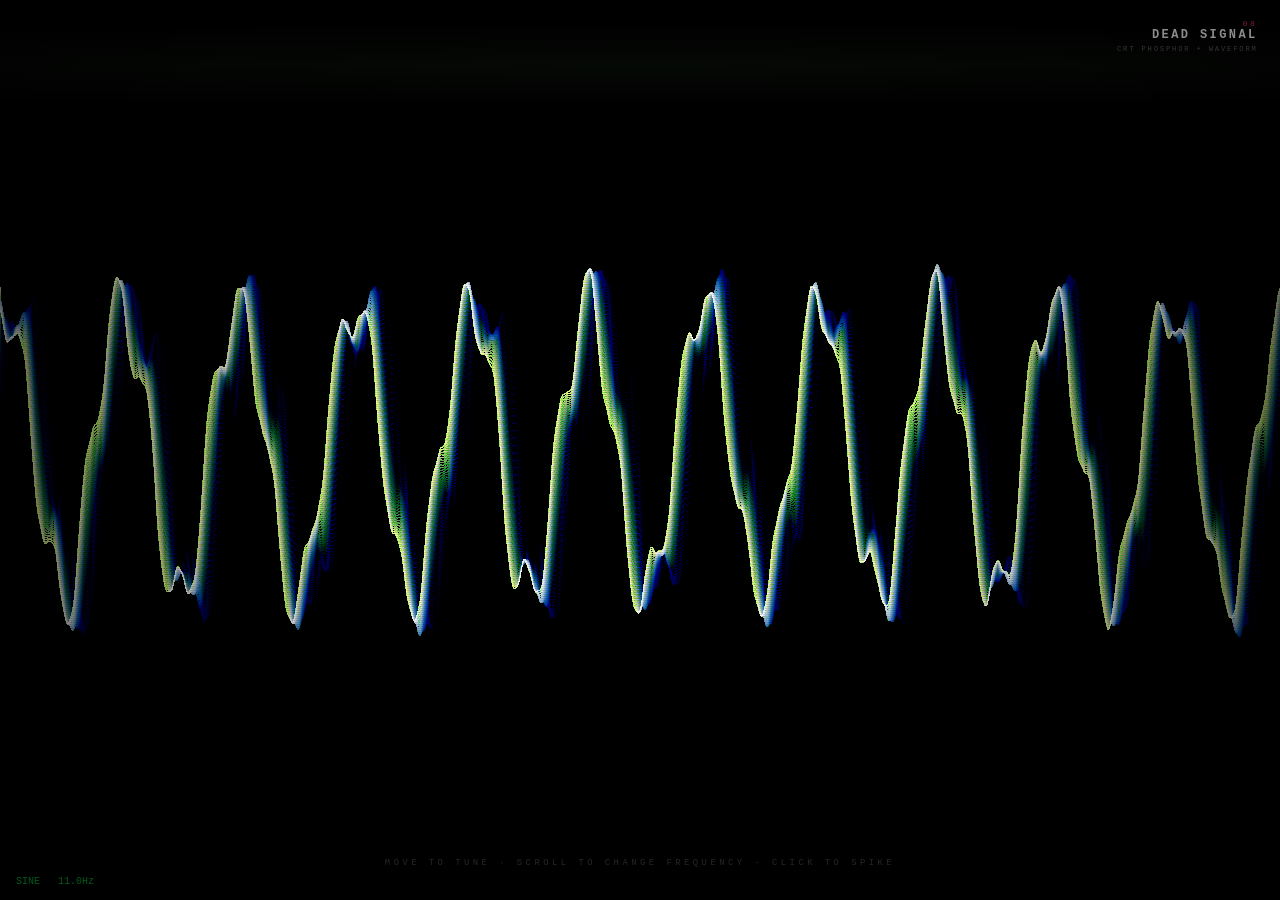
<file: demos/noise.html>
<!DOCTYPE html>
<html lang="en">
<head>
<meta charset="UTF-8"/>
<meta name="viewport" content="width=device-width,initial-scale=1"/>
<title>Dead Signal</title>
<style>
*,*::before,*::after{box-sizing:border-box;margin:0;padding:0}
html,body{width:100%;height:100%;overflow:hidden;background:#000}
#canvas{position:absolute;inset:0;width:100%;height:100%}
#hint{position:absolute;bottom:2rem;left:50%;transform:translateX(-50%);font-family:'Courier New',monospace;font-size:.55rem;letter-spacing:.4em;color:rgba(255,255,255,.15);text-transform:uppercase;pointer-events:none;white-space:nowrap}
#banner{position:absolute;top:1.2rem;right:1.4rem;text-align:right;pointer-events:none;font-family:'Courier New',monospace}
#banner .bnum{display:block;font-size:.5rem;letter-spacing:.35em;color:rgba(255,45,120,.5);text-transform:uppercase}
#banner .bname{display:block;font-size:.75rem;letter-spacing:.2em;color:rgba(255,255,255,.55);text-transform:uppercase;font-weight:700}
#banner .btech{display:block;font-size:.45rem;letter-spacing:.25em;color:rgba(255,255,255,.2);text-transform:uppercase;margin-top:.15rem}
</style>
</head>
<body>
<canvas id="canvas"></canvas>
<div id="banner">
  <span class="bnum">08</span>
  <span class="bname">Dead Signal</span>
  <span class="btech">CRT phosphor + waveform</span>
</div>
<div id="hint">move to tune · scroll to change frequency · click to spike</div>
<script>
/* ═══════════════════════════════════════════════════════
   DEAD SIGNAL
   A CRT oscilloscope that reads noise from the void.
   Mouse X = frequency  Mouse Y = amplitude / chaos
   Scroll  = waveform type morphing
   Click   = voltage spike / discharge
   ═══════════════════════════════════════════════════════ */

const C   = document.getElementById('canvas');
const ctx = C.getContext('2d');
let W, H;

function resize() { W = C.width = C.offsetWidth; H = C.height = C.offsetHeight; }

const mouse = { x: 0.5, y: 0.5 }; // normalized
let waveType = 0;    // 0..4 morphed by scroll
let spikes = [];     // voltage spikes
let t = 0;
let scanLine = 0;

// ── WAVEFORM GENERATORS ─────────────────────────────────
function sine(x, freq, phase)  { return Math.sin(x * freq + phase); }
function square(x, freq, phase){ return Math.sign(Math.sin(x * freq + phase)); }
function sawtooth(x, freq, phase) {
  const p = (x * freq / (2*Math.PI) + phase/(2*Math.PI)) % 1;
  return 2 * (p - Math.floor(p + 0.5));
}
function pulse(x, freq, phase, duty=0.3) {
  const p = ((x * freq + phase) / (2*Math.PI)) % 1;
  return p < duty ? 1 : -1;
}
function noise2(x, t) {
  // Deterministic noise via layered sines
  return 0.4*Math.sin(x*7.3+t*2.1)
       + 0.3*Math.sin(x*13.7-t*3.3)
       + 0.2*Math.sin(x*29.1+t*1.7)
       + 0.1*Math.sin(x*53.3-t*4.9);
}

function sample(x, type, freq, phase) {
  const t0 = t;
  switch (Math.floor(type) % 5) {
    case 0: return sine(x, freq, phase);
    case 1: return sawtooth(x, freq, phase);
    case 2: return square(x, freq, phase);
    case 3: return pulse(x, freq, phase, 0.2 + 0.3 * mouse.y);
    case 4: return noise2(x, t0);
  }
  return 0;
}

// Morph between two waveforms
function sampleMorph(x, typeF, freq, phase) {
  const lo = Math.floor(typeF) % 5;
  const hi = (lo + 1) % 5;
  const blend = typeF - Math.floor(typeF);
  return sample(x, lo, freq, phase) * (1-blend) + sample(x, hi, freq, phase) * blend;
}

// CRT phosphor decay buffer (RGBA flat array)
let phosphor;
function initPhosphor() {
  phosphor = new Uint8ClampedArray(W * H * 4);
}

function tick() {
  t += 0.016;
  const freq = 2 + mouse.x * 18;     // 2..20 Hz equivalent
  const amp  = 0.15 + mouse.y * 0.35; // 15%..50% of half-height
  const chaos = mouse.y;

  // ── PHOSPHOR DECAY ──────────────────────────────────────
  // Fade phosphor buffer
  for (let i = 0; i < phosphor.length; i += 4) {
    phosphor[i]   = Math.max(0, phosphor[i]   - 18);
    phosphor[i+1] = Math.max(0, phosphor[i+1] - 12);
    phosphor[i+2] = Math.max(0, phosphor[i+2] - 6);
    // alpha stays 255
    phosphor[i+3] = 255;
  }

  const cy = H / 2;

  // ── DRAW WAVEFORM INTO PHOSPHOR ──────────────────────────
  const STEPS = W * 2;
  let prevPY = -1;
  for (let s = 0; s <= STEPS; s++) {
    const nx = s / STEPS; // 0..1
    const px = Math.floor(nx * W);

    // Primary wave
    let val = sampleMorph(nx * Math.PI * 2, waveType, freq, t * 2);

    // Add chaos harmonics
    if (chaos > 0.3) {
      val += chaos * 0.4 * Math.sin(nx * Math.PI * 2 * freq * 3.7 + t * 5.1);
      val += chaos * 0.2 * noise2(nx * 20, t * 2);
    }

    // Spikes
    spikes.forEach(sp => {
      const dd = Math.abs(nx - sp.x);
      if (dd < 0.05) {
        val += sp.amp * Math.exp(-dd * 200) * sp.life;
      }
    });

    const py = Math.round(cy - val * amp * cy);
    const py2 = Math.max(0, Math.min(H-1, py));

    // Draw line from prevPY to py2
    const y0 = prevPY < 0 ? py2 : Math.min(prevPY, py2);
    const y1 = prevPY < 0 ? py2 : Math.max(prevPY, py2);
    for (let yyy = y0; yyy <= y1; yyy++) {
      const idx = (yyy * W + px) * 4;
      if (idx >= 0 && idx < phosphor.length - 4) {
        phosphor[idx]   = Math.min(255, phosphor[idx]   + 160); // R
        phosphor[idx+1] = Math.min(255, phosphor[idx+1] + 255); // G (green phosphor)
        phosphor[idx+2] = Math.min(255, phosphor[idx+2] + 80);  // B
      }
    }
    prevPY = py2;
  }

  // ── RENDER PHOSPHOR TO CANVAS ──────────────────────────
  const img = ctx.createImageData(W, H);
  img.data.set(phosphor);
  ctx.putImageData(img, 0, 0);

  // ── CRT OVERLAY EFFECTS ─────────────────────────────────

  // Scanlines
  ctx.fillStyle = 'rgba(0,0,0,0.12)';
  for (let y = 0; y < H; y += 2) {
    ctx.fillRect(0, y, W, 1);
  }

  // Moving scan beam
  scanLine = (scanLine + 1.5) % H;
  const sg = ctx.createLinearGradient(0, scanLine - 40, 0, scanLine + 40);
  sg.addColorStop(0, 'rgba(150,255,150,0)');
  sg.addColorStop(0.5, 'rgba(150,255,150,0.04)');
  sg.addColorStop(1, 'rgba(150,255,150,0)');
  ctx.fillStyle = sg;
  ctx.fillRect(0, scanLine - 40, W, 80);

  // Vignette
  const vig = ctx.createRadialGradient(W/2,H/2,H*0.3,W/2,H/2,H*0.85);
  vig.addColorStop(0,'rgba(0,0,0,0)');
  vig.addColorStop(1,'rgba(0,0,0,0.7)');
  ctx.fillStyle = vig;
  ctx.fillRect(0,0,W,H);

  // Screen flicker
  if (Math.random() < 0.004) {
    ctx.fillStyle = `rgba(0,255,80,${Math.random() * 0.07})`;
    ctx.fillRect(0,0,W,H);
  }

  // Horizontal jitter line (interference)
  if (Math.random() < 0.02) {
    const jy = Math.random() * H;
    const jw = 30 + Math.random() * 200;
    const jx = Math.random() * (W - jw);
    ctx.fillStyle = `rgba(0,255,80,${0.1 + Math.random() * 0.2})`;
    ctx.fillRect(jx, jy, jw, 1 + Math.random() * 2);
  }

  // Wave type label
  const typeNames = ['SINE','SAWTOOTH','SQUARE','PULSE','CHAOS'];
  const t0 = Math.floor(waveType) % 5;
  const t1 = (t0+1)%5;
  const blend = waveType - Math.floor(waveType);
  ctx.font = '10px Courier New';
  ctx.fillStyle = `rgba(0,255,80,0.35)`;
  ctx.textAlign = 'left';
  ctx.fillText(`${typeNames[t0]} ${blend>0.05?'→ '+typeNames[t1]:''}  ${freq.toFixed(1)}Hz`, 16, H - 16);

  // Update spikes
  spikes = spikes.filter(s => { s.life -= 0.03; return s.life > 0; });

  requestAnimationFrame(tick);
}

// ── EVENTS ────────────────────────────────────────────────
window.addEventListener('mousemove', e => {
  const r = C.getBoundingClientRect();
  mouse.x = (e.clientX - r.left) / W;
  mouse.y = (e.clientY - r.top)  / H;
});

window.addEventListener('wheel', e => {
  e.preventDefault();
  waveType = (waveType + e.deltaY * 0.003 + 5) % 5;
}, { passive: false });

window.addEventListener('click', e => {
  const r = C.getBoundingClientRect();
  spikes.push({
    x: (e.clientX - r.left) / W,
    amp: 2 + Math.random() * 3,
    life: 1.0,
  });
  // Flash
  ctx.fillStyle = 'rgba(0,255,80,0.15)';
  ctx.fillRect(0,0,W,H);
});

window.addEventListener('touchmove', e => {
  const r = C.getBoundingClientRect();
  mouse.x = (e.touches[0].clientX - r.left) / W;
  mouse.y = (e.touches[0].clientY - r.top)  / H;
}, {passive:true});

window.addEventListener('resize', () => { resize(); initPhosphor(); });

resize();
initPhosphor();
requestAnimationFrame(tick);
</script>
</body>
</html>
</file>
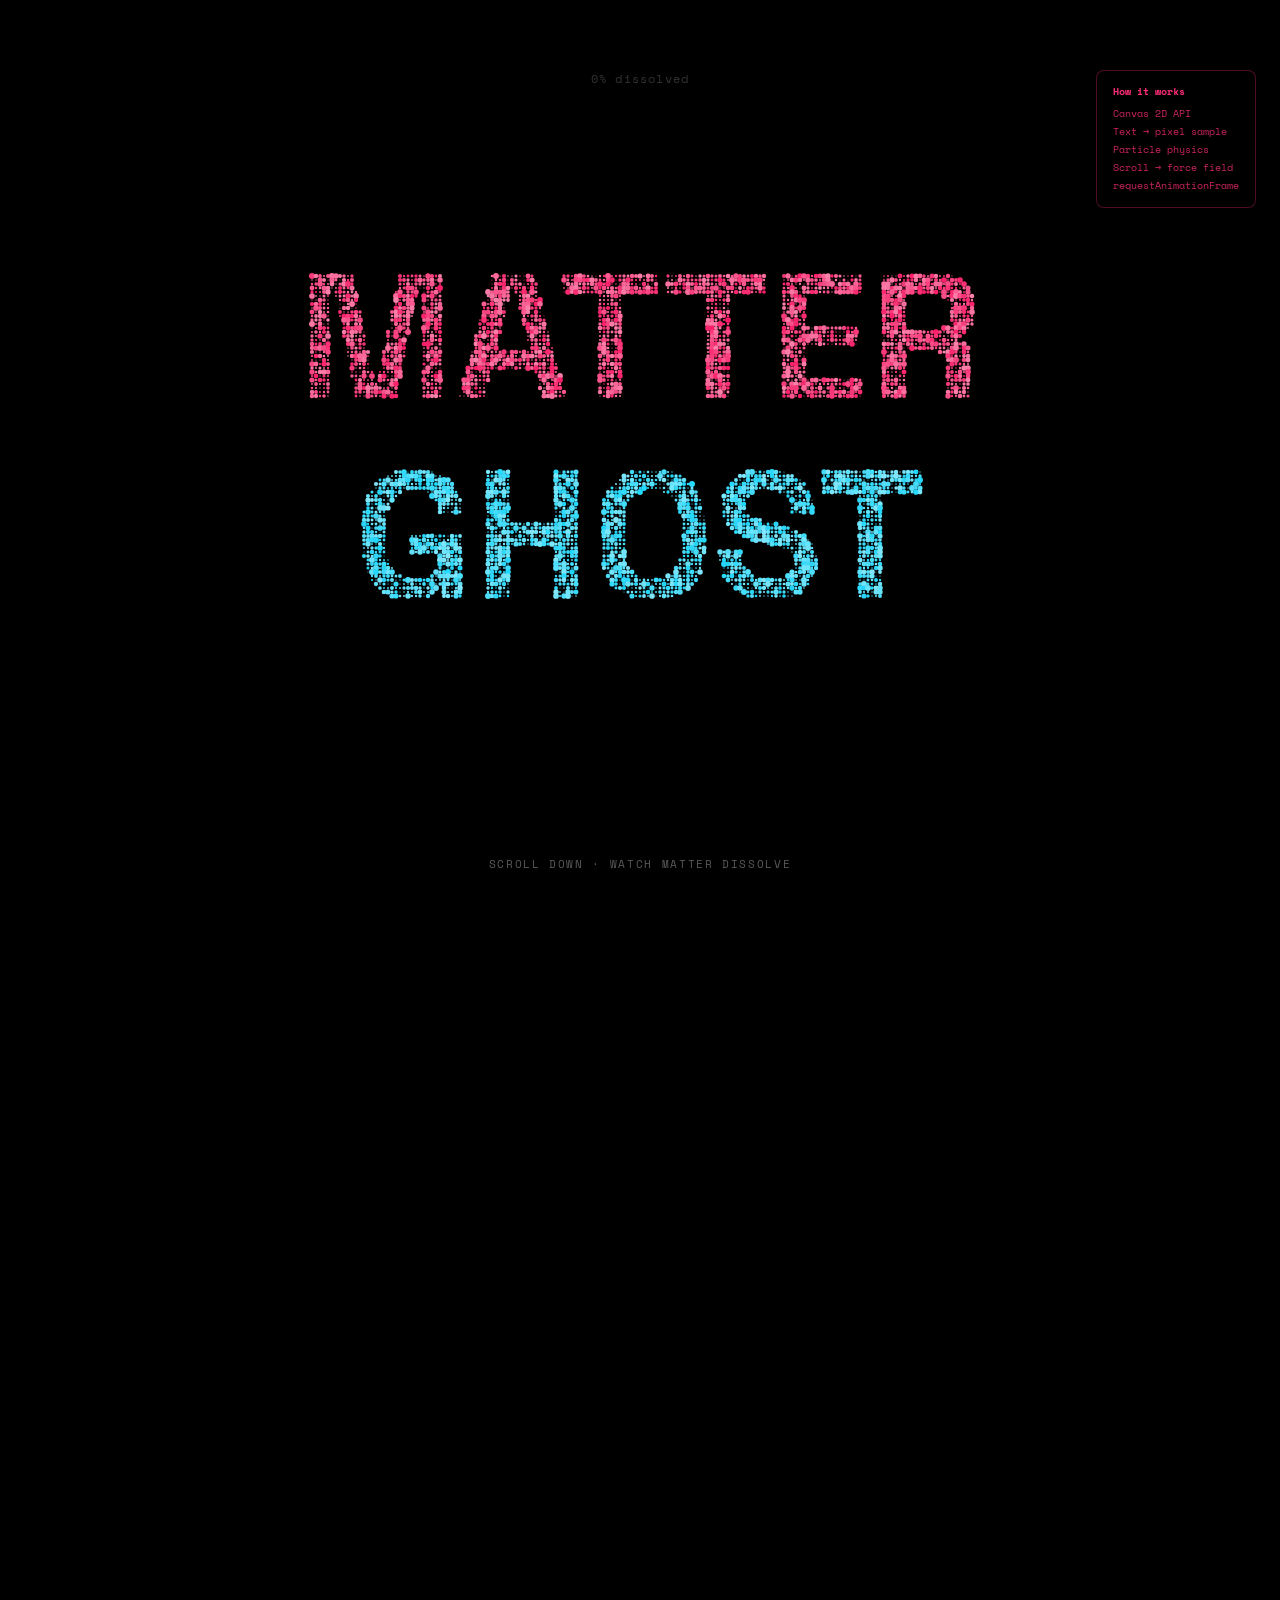
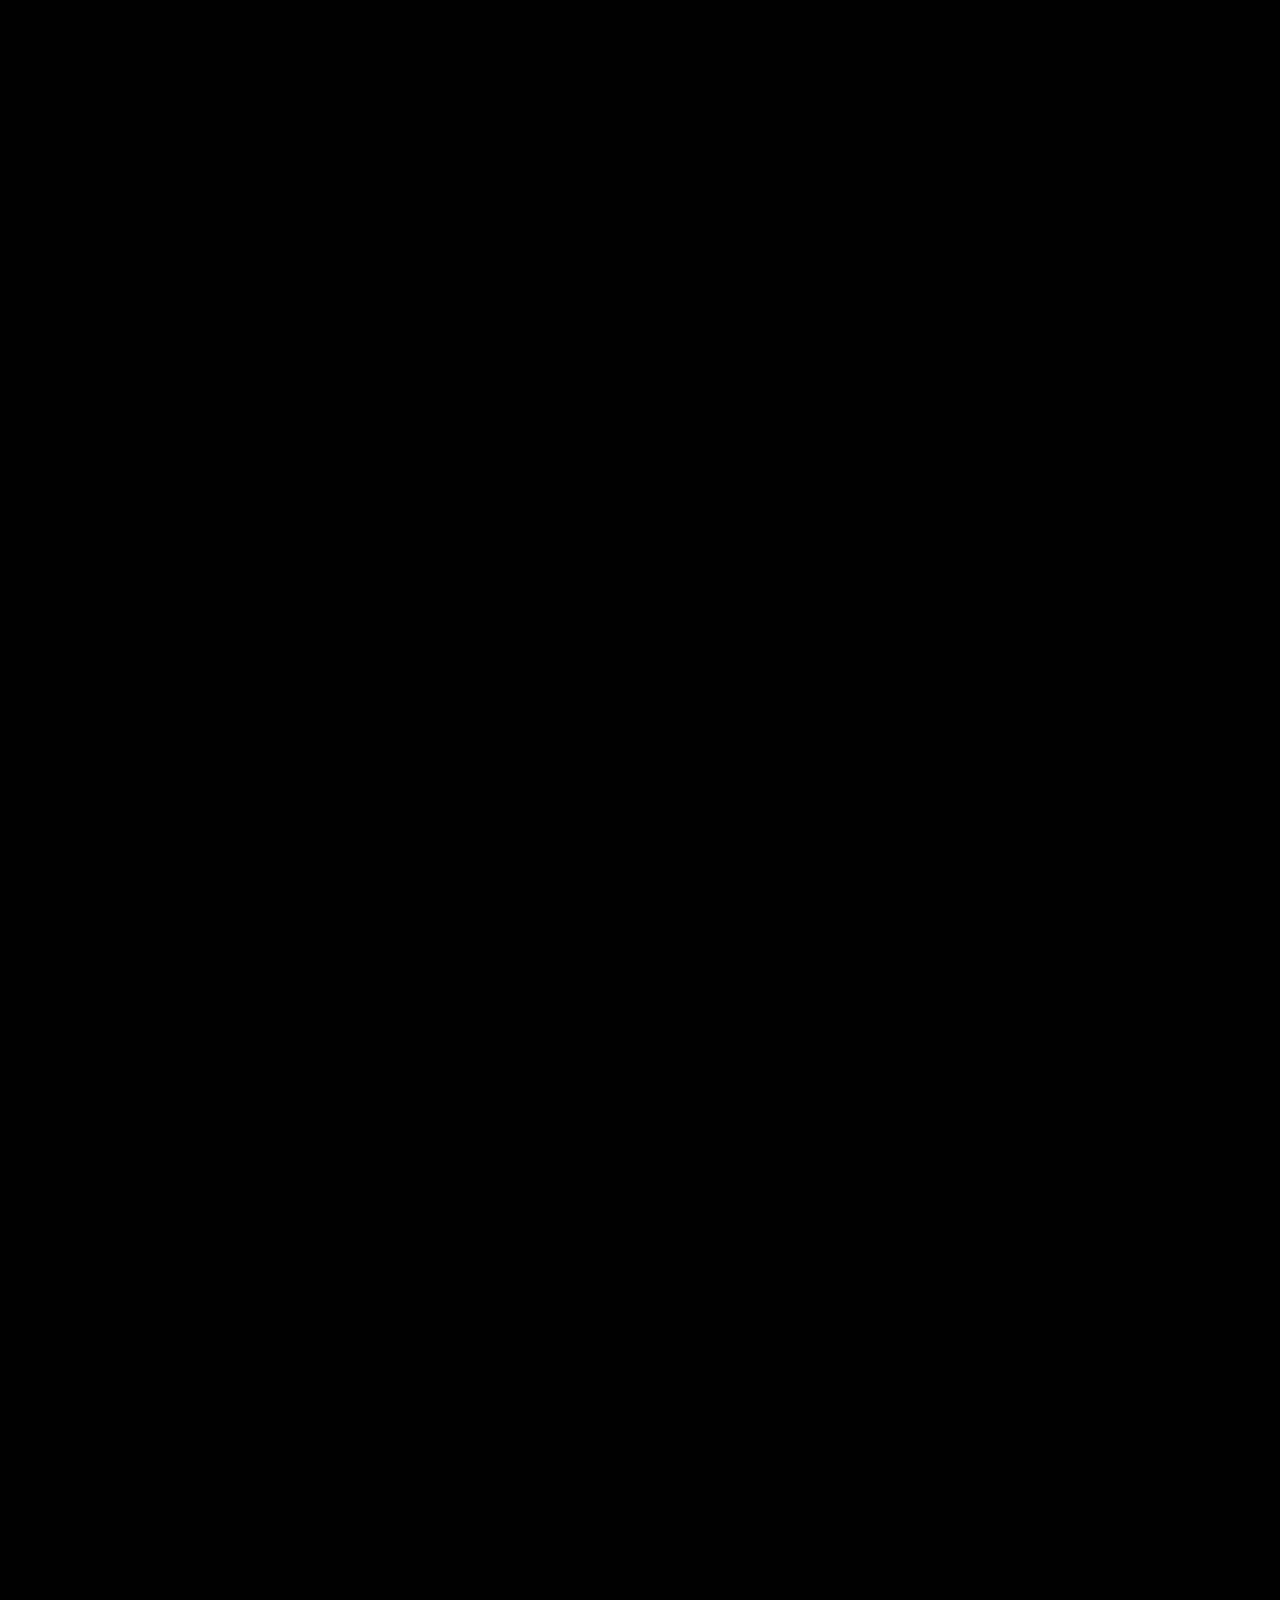
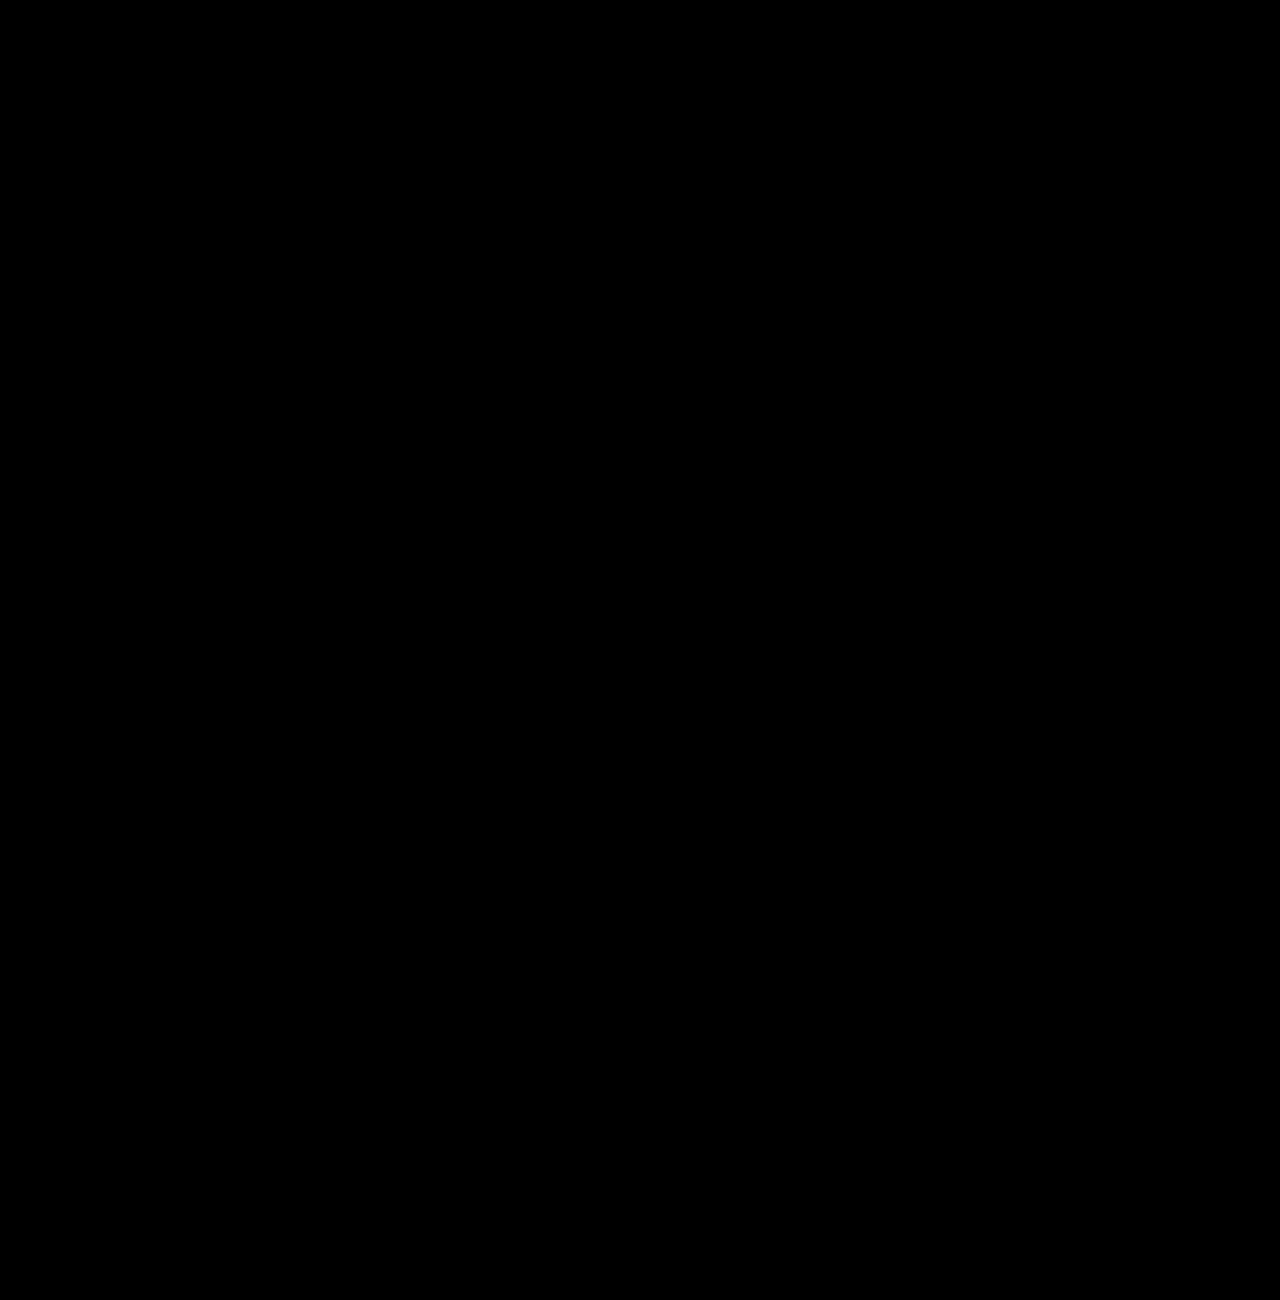
<file: demos/particles.html>
<!DOCTYPE html>
<html lang="en">
<head>
<meta charset="UTF-8">
<meta name="viewport" content="width=device-width, initial-scale=1.0">
<title>Matter → Ghost</title>
<style>
  *, *::before, *::after { box-sizing: border-box; margin: 0; padding: 0; }

  body {
    background: #000;
    height: 500vh;
    font-family: 'Space Grotesk', sans-serif;
    overflow-x: hidden;
  }

  .stage {
    position: sticky;
    top: 0;
    height: 100vh;
    overflow: hidden;
    display: flex;
    align-items: center;
    justify-content: center;
  }

  canvas {
    position: absolute;
    inset: 0;
    width: 100%;
    height: 100%;
  }

  .scroll-hint {
    position: fixed;
    bottom: 28px;
    left: 50%;
    transform: translateX(-50%);
    font-family: 'Space Mono', monospace;
    font-size: 11px;
    color: rgba(255,255,255,0.35);
    letter-spacing: 0.15em;
    text-transform: uppercase;
    pointer-events: none;
    text-align: center;
    transition: opacity 0.5s;
    z-index: 10;
  }

  .scroll-hint.hidden { opacity: 0; }

  .progress-label {
    position: fixed;
    top: 70px;
    left: 50%;
    transform: translateX(-50%);
    font-family: 'Space Mono', monospace;
    font-size: 12px;
    color: rgba(255,255,255,0.2);
    letter-spacing: 0.1em;
    pointer-events: none;
    z-index: 10;
    text-align: center;
  }

  .technique-badge {
    position: fixed;
    top: 70px;
    right: 24px;
    background: rgba(0,0,0,0.8);
    border: 1px solid rgba(255,45,120,0.3);
    border-radius: 8px;
    padding: 12px 16px;
    font-family: 'Space Mono', monospace;
    font-size: 10px;
    color: rgba(255,45,120,0.8);
    pointer-events: none;
    line-height: 1.8;
    backdrop-filter: blur(10px);
    max-width: 200px;
    z-index: 20;
  }

  .technique-badge strong {
    color: #ff2d78;
    display: block;
    margin-bottom: 4px;
  }
</style>
<link href="https://fonts.googleapis.com/css2?family=Space+Grotesk:wght@700&family=Space+Mono&display=swap" rel="stylesheet">
</head>
<body>

<div class="stage">
  <canvas id="particleCanvas"></canvas>
</div>

<div class="scroll-hint" id="scrollHint">scroll down · watch matter dissolve</div>

<div class="progress-label" id="progressLabel">0% dissolved</div>

<div class="technique-badge">
  <strong>How it works</strong>
  Canvas 2D API<br>
  Text → pixel sample<br>
  Particle physics<br>
  Scroll → force field<br>
  requestAnimationFrame
</div>

<script>
const canvas = document.getElementById('particleCanvas');
const ctx = canvas.getContext('2d');
const hint = document.getElementById('scrollHint');
const progressLabel = document.getElementById('progressLabel');

let W, H, particles = [], initialized = false;
let scrollProgress = 0;
let mouse = { x: -9999, y: -9999 };

function resize() {
  W = canvas.width = window.innerWidth;
  H = canvas.height = window.innerHeight;
  if (initialized) init();
}
resize();
window.addEventListener('resize', resize);

// ---- PARTICLE CLASS ----
class Particle {
  constructor(x, y, color) {
    this.originX = x;
    this.originY = y;
    this.x = x;
    this.y = y;
    this.color = color;
    this.size = Math.random() * 2.5 + 0.5;
    this.vx = 0;
    this.vy = 0;
    this.alpha = 1;
    this.angle = Math.random() * Math.PI * 2;
    this.speed = Math.random() * 0.5 + 0.2;
    // Explosion target
    this.tx = (Math.random() - 0.5) * W * 1.5;
    this.ty = (Math.random() - 0.5) * H * 1.5;
  }

  update(progress) {
    // 0 = solid text, 1 = full ghost/explosion

    // Phase 1 (0-0.4): particles start drifting
    // Phase 2 (0.4-0.7): particles explode outward
    // Phase 3 (0.7-1): pure chaos / ghost

    let targetX, targetY, targetAlpha;

    if (progress < 0.35) {
      // Orbiting in place, subtle
      const drift = progress / 0.35;
      targetX = this.originX + Math.sin(this.angle + drift * 2) * 3 * drift;
      targetY = this.originY + Math.cos(this.angle) * 2 * drift;
      targetAlpha = 1;
    } else if (progress < 0.65) {
      // Explosion
      const p = (progress - 0.35) / 0.3;
      const ease = p * p;
      targetX = this.originX + (this.tx - this.originX) * ease * 0.6;
      targetY = this.originY + (this.ty - this.originY) * ease * 0.6;
      targetAlpha = 1 - ease * 0.5;
    } else {
      // Ghost — fully dispersed
      const p = (progress - 0.65) / 0.35;
      targetX = this.originX + this.tx * 0.6 + Math.sin(this.angle + p * 5) * 40;
      targetY = this.originY + this.ty * 0.6 + Math.cos(this.angle * 1.3 + p * 3) * 40;
      targetAlpha = Math.max(0.02, 0.5 - p * 0.45);
    }

    // Mouse repulsion
    const dx = this.x - mouse.x;
    const dy = this.y - mouse.y;
    const dist = Math.sqrt(dx * dx + dy * dy);
    if (dist < 80) {
      const force = (80 - dist) / 80;
      this.vx += (dx / dist) * force * 3;
      this.vy += (dy / dist) * force * 3;
    }

    // Lerp toward target + dampen velocity
    this.vx += (targetX - this.x) * 0.08;
    this.vy += (targetY - this.y) * 0.08;
    this.vx *= 0.85;
    this.vy *= 0.85;
    this.x += this.vx;
    this.y += this.vy;
    this.alpha += (targetAlpha - this.alpha) * 0.08;
    this.angle += this.speed * 0.05;
  }

  draw() {
    ctx.globalAlpha = this.alpha;
    ctx.fillStyle = this.color;
    ctx.beginPath();
    ctx.arc(this.x, this.y, this.size, 0, Math.PI * 2);
    ctx.fill();
  }
}

// ---- SAMPLE TEXT → PARTICLES ----
function init() {
  particles = [];

  // Draw text to an offscreen canvas to sample pixel positions
  const offscreen = document.createElement('canvas');
  offscreen.width = W;
  offscreen.height = H;
  const off = offscreen.getContext('2d');

  const fontSize = Math.min(W * 0.16, H * 0.22, 180);
  off.font = `700 ${fontSize}px 'Space Grotesk', sans-serif`;
  off.fillStyle = '#fff';
  off.textAlign = 'center';
  off.textBaseline = 'middle';

  // Draw two lines
  const line1 = 'MATTER';
  const line2 = 'GHOST';
  off.fillText(line1, W / 2, H / 2 - fontSize * 0.55);
  off.fillText(line2, W / 2, H / 2 + fontSize * 0.55);

  const imageData = off.getImageData(0, 0, W, H);
  const data = imageData.data;

  const STEP = Math.max(2, Math.floor(W / 280)); // sample density

  for (let y = 0; y < H; y += STEP) {
    for (let x = 0; x < W; x += STEP) {
      const idx = (y * W + x) * 4;
      const alpha = data[idx + 3];
      if (alpha > 128) {
        // Color: mix between pink and cyan based on y position
        const t = (y - (H/2 - fontSize)) / (fontSize * 2);
        const hue = t < 0.5 ? 340 : 190;
        const sat = 90 + Math.random() * 10;
        const lit = 55 + Math.random() * 20;
        const color = `hsl(${hue}, ${sat}%, ${lit}%)`;
        particles.push(new Particle(x, y, color));
      }
    }
  }
  initialized = true;
}

// Wait for fonts to load before init
document.fonts.ready.then(init);

// ---- RENDER LOOP ----
let lastProgress = -1;

function animate() {
  ctx.clearRect(0, 0, W, H);
  ctx.globalAlpha = 1;

  particles.forEach(p => {
    p.update(scrollProgress);
    p.draw();
  });

  ctx.globalAlpha = 1;
  requestAnimationFrame(animate);
}
animate();

// ---- SCROLL ----
const SCROLL_RANGE = window.innerHeight * 3;

window.addEventListener('scroll', () => {
  scrollProgress = Math.min(window.scrollY / SCROLL_RANGE, 1);
  hint.classList.toggle('hidden', scrollProgress > 0.03);

  const labels = ['0% dissolved', '...awakening...', 'dissolving...', 'dispersing...', 'ghost mode', 'pure energy'];
  const idx = Math.floor(scrollProgress * (labels.length - 1));
  progressLabel.textContent = labels[idx] || labels[labels.length - 1];
}, { passive: true });

// ---- MOUSE ----
window.addEventListener('mousemove', e => {
  mouse.x = e.clientX;
  mouse.y = e.clientY;
});
window.addEventListener('touchmove', e => {
  mouse.x = e.touches[0].clientX;
  mouse.y = e.touches[0].clientY;
}, { passive: true });
</script>
</body>
</html>
</file>
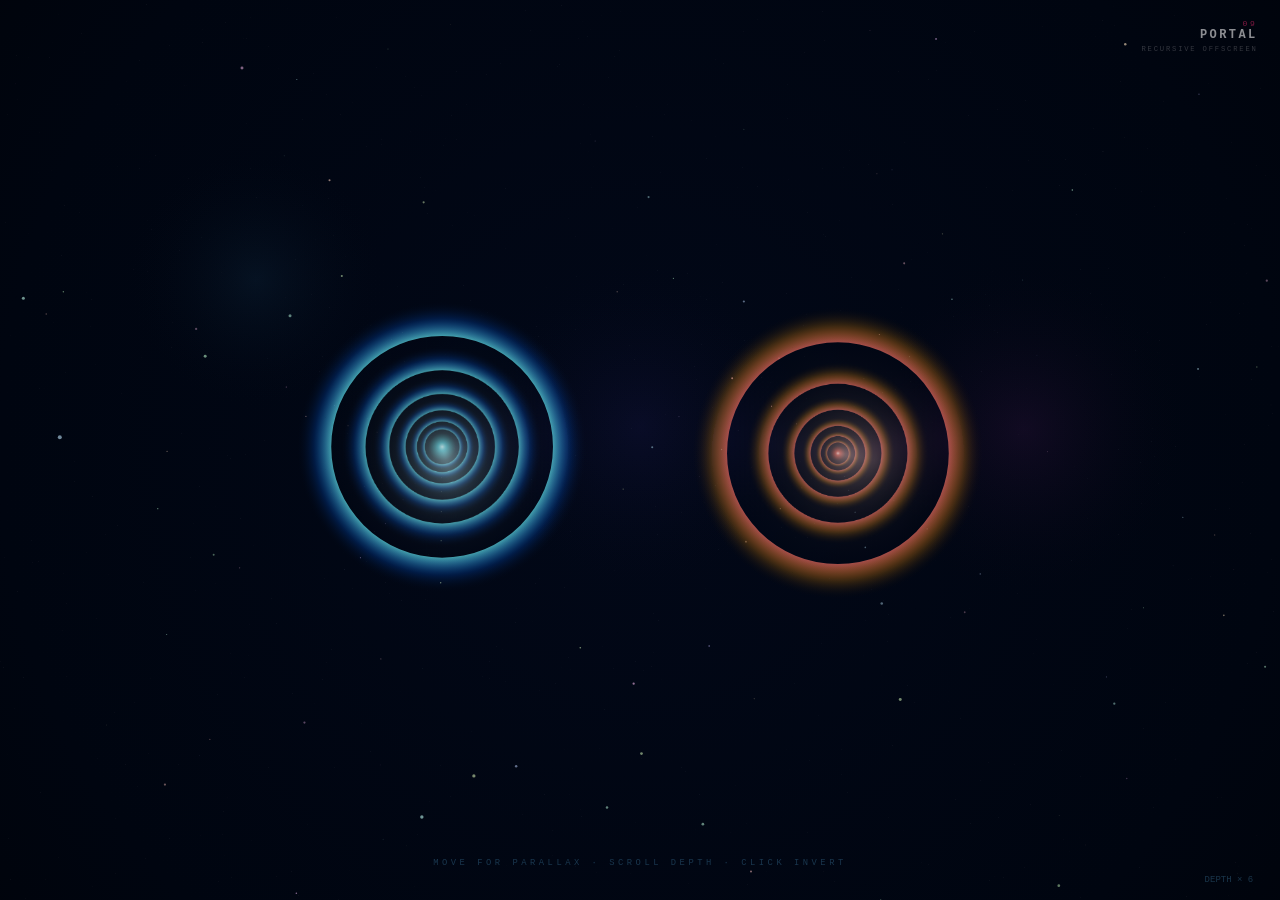
<file: demos/portal.html>
<!DOCTYPE html>
<html lang="en">
<head>
<meta charset="UTF-8"/>
<meta name="viewport" content="width=device-width,initial-scale=1"/>
<title>Portal</title>
<style>
*,*::before,*::after{box-sizing:border-box;margin:0;padding:0}
html,body{width:100%;height:100%;overflow:hidden;background:#000}
#canvas{position:absolute;inset:0;width:100%;height:100%}
#hint{position:absolute;bottom:2rem;left:50%;transform:translateX(-50%);font-family:'Courier New',monospace;font-size:.55rem;letter-spacing:.4em;color:rgba(100,200,255,.25);text-transform:uppercase;pointer-events:none;white-space:nowrap}
#banner{position:absolute;top:1.2rem;right:1.4rem;text-align:right;pointer-events:none;font-family:'Courier New',monospace}
#banner .bnum{display:block;font-size:.5rem;letter-spacing:.35em;color:rgba(255,45,120,.5);text-transform:uppercase}
#banner .bname{display:block;font-size:.75rem;letter-spacing:.2em;color:rgba(255,255,255,.55);text-transform:uppercase;font-weight:700}
#banner .btech{display:block;font-size:.45rem;letter-spacing:.25em;color:rgba(255,255,255,.2);text-transform:uppercase;margin-top:.15rem}
</style>
</head>
<body>
<canvas id="canvas"></canvas>
<div id="banner">
  <span class="bnum">09</span>
  <span class="bname">Portal</span>
  <span class="btech">recursive offscreen</span>
</div>
<div id="hint">move for parallax · scroll depth · click invert</div>
<script>
const C   = document.getElementById('canvas');
const ctx = C.getContext('2d');
let W = 0, H = 0;

const mouse = { x: 0.5, y: 0.5 };
let zoomDepth = 6;
let inverted  = false;
let t = 0;

// Two offscreen canvases for ping-pong
let offA, offB, ctxA, ctxB;

function initOff() {
  offA = new OffscreenCanvas(W, H);
  offB = new OffscreenCanvas(W, H);
  ctxA = offA.getContext('2d');
  ctxB = offB.getContext('2d');
}

function resize() {
  W = C.width  = C.offsetWidth  || window.innerWidth;
  H = C.height = C.offsetHeight || window.innerHeight;
  initOff();
}

const STARS = Array.from({length:120}, () => ({
  x: Math.random(), y: Math.random(),
  r: 0.5 + Math.random() * 1.5,
  speed: 0.0002 + Math.random() * 0.0006,
  phase: Math.random() * Math.PI * 2,
  hue: Math.floor(Math.random() * 360),
}));

function getPortals() {
  const cx = W / 2, cy = H / 2;
  const sep = Math.min(W,H) * 0.22;
  const angle = t * 0.12;
  return [
    { x: cx + sep * Math.cos(angle),            y: cy + sep * Math.sin(angle) * 0.5,            r: Math.min(W,H)*0.14 },
    { x: cx + sep * Math.cos(angle + Math.PI),  y: cy + sep * Math.sin(angle + Math.PI) * 0.5,  r: Math.min(W,H)*0.14 },
  ];
}

function drawScene(tc, tw, th, parallaxX, parallaxY, level, sourceCanvas) {
  tc.clearRect(0, 0, tw, th);

  // Background
  const bg = tc.createRadialGradient(tw/2 + parallaxX*20, th/2 + parallaxY*20, 0, tw/2, th/2, Math.max(tw,th));
  if (inverted) {
    bg.addColorStop(0,'#e8f4ff'); bg.addColorStop(0.5,'#c0e8ff'); bg.addColorStop(1,'#ffffff');
  } else {
    bg.addColorStop(0,'#020818'); bg.addColorStop(0.5,'#000510'); bg.addColorStop(1,'#000000');
  }
  tc.fillStyle = bg;
  tc.fillRect(0, 0, tw, th);

  // Stars
  STARS.forEach(s => {
    const sx = ((s.x + s.speed * t + parallaxX * 0.02 * (1 + level * 0.2)) % 1) * tw;
    const sy = ((s.y + s.speed * t * 0.4 + parallaxY * 0.015) % 1) * th;
    const pulse = 0.6 + 0.4 * Math.sin(t * 2 + s.phase);
    tc.beginPath();
    tc.arc(sx, sy, s.r * pulse, 0, Math.PI*2);
    tc.fillStyle = inverted
      ? `hsla(${s.hue},60%,20%,${0.4*pulse})`
      : `hsla(${s.hue},80%,85%,${0.6*pulse})`;
    tc.fill();
  });

  // Nebula wisps
  for (let n = 0; n < 3; n++) {
    const nx = tw * (0.2 + n * 0.3) + parallaxX * (10 + n*5);
    const ny = th * (0.3 + 0.2 * Math.sin(t * 0.2 + n)) + parallaxY * (8 + n*3);
    const nr = Math.min(tw,th) * (0.15 + 0.05 * Math.sin(t * 0.1 + n));
    const ng = tc.createRadialGradient(nx, ny, 0, nx, ny, nr);
    const h = (200 + n*50 + t*5) % 360;
    ng.addColorStop(0, inverted ? `hsla(${h},60%,10%,0.12)` : `hsla(${h},80%,60%,0.07)`);
    ng.addColorStop(1, 'transparent');
    tc.fillStyle = ng;
    tc.fillRect(0, 0, tw, th);
  }

  const portals = getPortals();

  if (sourceCanvas && level > 0) {
    portals.forEach((p, pi) => {
      // Draw the interior (source from previous level)
      tc.save();
      tc.beginPath();
      tc.arc(p.x, p.y, p.r, 0, Math.PI*2);
      tc.clip();
      const scale = 0.62 + 0.08 * Math.sin(t * 0.3 + pi);
      const shift = 8 * (pi === 0 ? 1 : -1);
      tc.translate(p.x, p.y);
      tc.scale(scale, scale);
      tc.translate(-p.x + shift * (mouse.x - 0.5) * 30, -p.y + shift * (mouse.y - 0.5) * 20);
      tc.drawImage(sourceCanvas, 0, 0, tw, th);
      tc.restore();

      // Ring glow — drawn on top with arc fill (no putImageData)
      const rHue = (pi * 180 + t * 20) % 360;
      const ringGrad = tc.createRadialGradient(p.x, p.y, p.r*0.88, p.x, p.y, p.r*1.16);
      ringGrad.addColorStop(0, `hsla(${rHue},100%,70%,0.65)`);
      ringGrad.addColorStop(0.5, `hsla(${rHue+30},100%,50%,0.2)`);
      ringGrad.addColorStop(1, 'transparent');
      tc.fillStyle = ringGrad;
      tc.beginPath();
      tc.arc(p.x, p.y, p.r * 1.16, 0, Math.PI*2);
      tc.arc(p.x, p.y, p.r * 0.88, 0, Math.PI*2, true);
      tc.fill('evenodd');

      // Inner shimmer
      tc.save();
      tc.beginPath();
      tc.arc(p.x, p.y, p.r, 0, Math.PI*2);
      tc.clip();
      const sh = tc.createRadialGradient(
        p.x + p.r*0.3*Math.cos(t+pi), p.y + p.r*0.3*Math.sin(t*0.7+pi), 0,
        p.x, p.y, p.r
      );
      sh.addColorStop(0, `hsla(${rHue},100%,90%,0.15)`);
      sh.addColorStop(1, 'transparent');
      tc.fillStyle = sh;
      tc.beginPath();
      tc.arc(p.x, p.y, p.r, 0, Math.PI*2);
      tc.fill();
      tc.restore();
    });
  } else {
    // Deepest level: glowing core
    portals.forEach((p, pi) => {
      const rHue = (pi * 180 + t * 20) % 360;
      const core = tc.createRadialGradient(p.x, p.y, 0, p.x, p.y, p.r);
      core.addColorStop(0, `hsla(${rHue},100%,95%,0.9)`);
      core.addColorStop(0.3, `hsla(${rHue},100%,60%,0.6)`);
      core.addColorStop(1, `hsla(${rHue},100%,30%,0)`);
      tc.fillStyle = core;
      tc.beginPath();
      tc.arc(p.x, p.y, p.r, 0, Math.PI*2);
      tc.fill();
    });
  }
}

function tick() {
  t += 0.016;
  const px = mouse.x - 0.5;
  const py = mouse.y - 0.5;
  const depth = Math.round(zoomDepth);

  // Level 0: deepest — raw scene, no portals
  drawScene(ctxA, W, H, px, py, 0, null);

  // Ping-pong levels 1..depth
  // After each drawScene we swap which offscreen is "source" vs "dest"
  let srcCanvas = offA;
  let dstCanvas = offB;
  let dstCtx    = ctxB;

  for (let lvl = 1; lvl <= depth; lvl++) {
    drawScene(dstCtx, W, H, px * (1 + lvl * 0.3), py * (1 + lvl * 0.3), lvl, srcCanvas);
    // swap
    const tmpCanvas = srcCanvas; srcCanvas = dstCanvas; dstCanvas = tmpCanvas;
    const tmpCtx    = dstCtx;
    dstCtx = (dstCanvas === offA ? ctxA : ctxB);
    // keep dstCtx consistent (unused after swap but tidy)
    void tmpCtx;
  }

  // Final render to main canvas
  ctx.clearRect(0, 0, W, H);
  ctx.drawImage(srcCanvas, 0, 0);

  // Film grain — use globalAlpha + fillRect noise, NOT putImageData (which overwrites)
  const oldAlpha = ctx.globalAlpha;
  for (let i = 0; i < 800; i++) {
    const v = Math.random() * 255 | 0;
    ctx.fillStyle = `rgba(${v},${v},${v},0.04)`;
    ctx.fillRect(Math.random() * W | 0, Math.random() * H | 0, 1, 1);
  }
  ctx.globalAlpha = oldAlpha;

  // Depth indicator
  ctx.font = '9px Courier New';
  ctx.fillStyle = 'rgba(100,200,255,0.25)';
  ctx.textAlign = 'right';
  ctx.textBaseline = 'bottom';
  ctx.fillText(`DEPTH × ${depth}  ${inverted ? '[INV]' : ''}`, W - 16, H - 16);

  requestAnimationFrame(tick);
}

window.addEventListener('mousemove', e => {
  const r = C.getBoundingClientRect();
  mouse.x = (e.clientX - r.left) / W;
  mouse.y = (e.clientY - r.top)  / H;
});
window.addEventListener('wheel', e => {
  e.preventDefault();
  zoomDepth = Math.max(1, Math.min(10, zoomDepth - Math.sign(e.deltaY)));
}, { passive: false });
window.addEventListener('click', () => { inverted = !inverted; });
window.addEventListener('touchmove', e => {
  const r = C.getBoundingClientRect();
  mouse.x = (e.touches[0].clientX - r.left) / W;
  mouse.y = (e.touches[0].clientY - r.top)  / H;
}, { passive: true });
window.addEventListener('resize', resize);

requestAnimationFrame(() => { resize(); requestAnimationFrame(tick); });
</script>
</body>
</html>
</file>
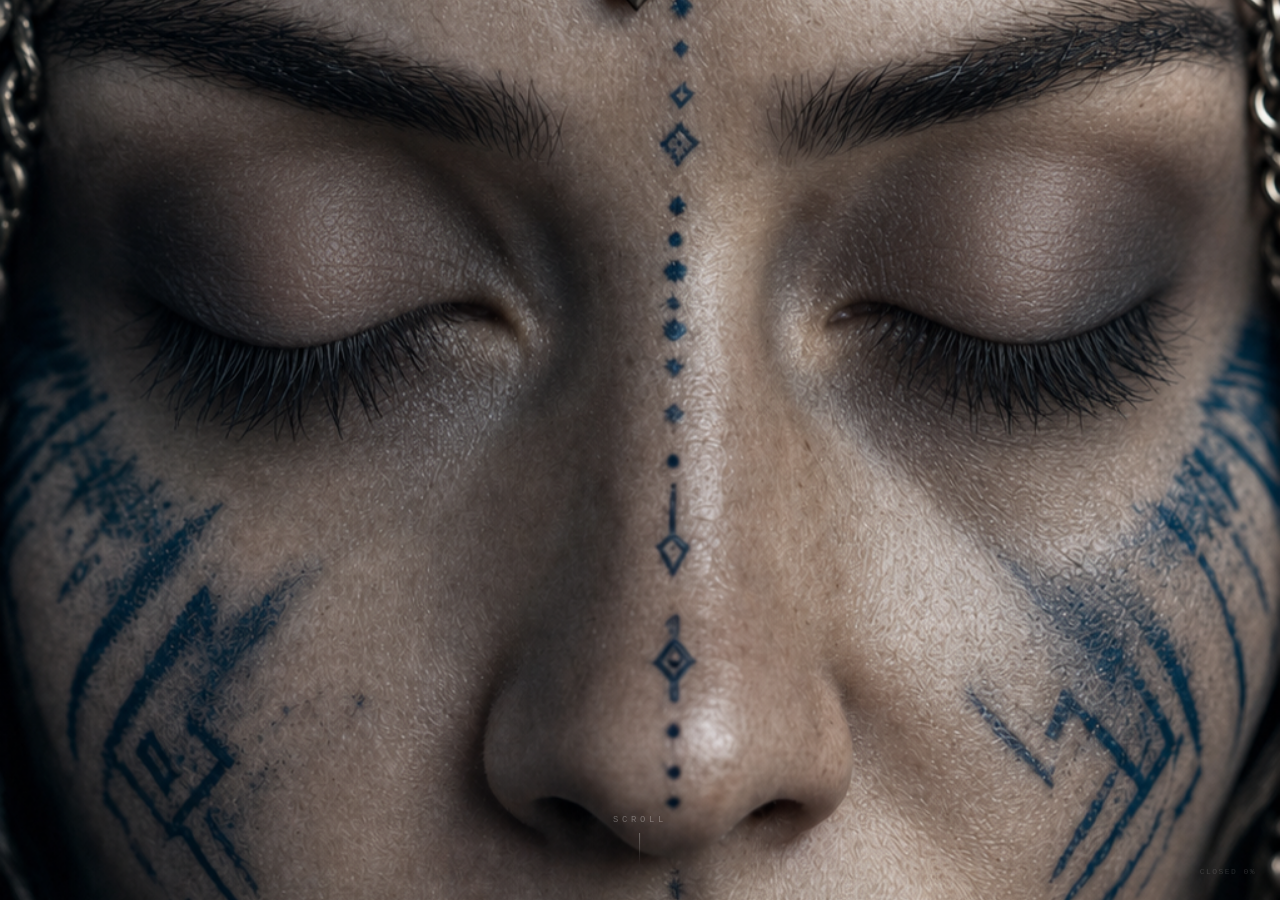
<file: demos/seidr.html>
<!DOCTYPE html>
<html lang="en">
<head>
<meta charset="UTF-8" />
<meta name="viewport" content="width=device-width, initial-scale=1.0" />
<title>SEIÐR</title>
<style>
  *, *::before, *::after { box-sizing: border-box; margin: 0; padding: 0; }

  html, body {
    width: 100%;
    height: 100%;
    overflow: hidden;
    background: #000;
  }

  #stage {
    position: absolute;
    inset: 0;
    /* Clip so scale corrections don't bleed outside */
    overflow: hidden;
  }

  /* Each frame: pre-cropped to 1023×575 (16:9) with pupils pixel-locked.
     object-fit:cover fills the canvas; pupils are at exactly 50% x / 48% y
     in every image, so cover never drifts them. */
  .frame {
    position: absolute;
    inset: 0;
    width: 100%;
    height: 100%;
    object-fit: cover;
    object-position: 50% 48%;
    opacity: 0;
    will-change: opacity, filter;
    transform-origin: 50% 48%;
    transform: none;
  }

  #f1 { opacity: 1; }

  /* ── TITLE ── */
  #title {
    position: absolute;
    top: 50%;
    left: 50%;
    transform: translate(-50%, -50%);
    font-family: 'Georgia', 'Times New Roman', serif;
    font-size: clamp(3rem, 8vw, 7rem);
    font-weight: 400;
    letter-spacing: 0.28em;
    text-transform: uppercase;
    color: rgba(255,255,255,0);
    text-align: center;
    white-space: nowrap;
    pointer-events: none;
    user-select: none;
  }

  /* ── SUBTITLE ── */
  #subtitle {
    position: absolute;
    top: calc(50% + clamp(3rem, 6vw, 5.5rem));
    left: 50%;
    transform: translateX(-50%);
    font-family: 'Courier New', monospace;
    font-size: clamp(0.5rem, 1.1vw, 0.8rem);
    letter-spacing: 0.45em;
    text-transform: uppercase;
    color: rgba(255,255,255,0);
    white-space: nowrap;
    pointer-events: none;
    user-select: none;
    text-align: center;
  }

  /* ── SCROLL CUE ── */
  #scroll-cue {
    position: absolute;
    bottom: 2.2rem;
    left: 50%;
    transform: translateX(-50%);
    display: flex;
    flex-direction: column;
    align-items: center;
    gap: 0.5rem;
    pointer-events: none;
  }
  #scroll-cue span {
    font-size: 0.55rem;
    letter-spacing: 0.42em;
    text-transform: uppercase;
    color: rgba(255,255,255,0.3);
    font-family: 'Courier New', monospace;
  }
  #scroll-cue .line {
    width: 1px;
    height: 2rem;
    background: linear-gradient(to bottom, rgba(255,255,255,0.3), transparent);
    animation: pulse 2s ease-in-out infinite;
  }
  @keyframes pulse { 0%,100%{opacity:0.2} 50%{opacity:0.8} }

  #dbg {
    position: absolute;
    bottom: 1.5rem;
    right: 1.5rem;
    font-family: 'Courier New', monospace;
    font-size: 0.5rem;
    letter-spacing: 0.18em;
    text-transform: uppercase;
    color: rgba(255,255,255,0.15);
    pointer-events: none;
  }
</style>
</head>
<body>

<div id="stage">
  <img id="f1" class="frame" src="../assets/img/seidr_f1.png" alt="" draggable="false" />
  <img id="f2" class="frame" src="../assets/img/seidr_f2.png" alt="" draggable="false" />
  <img id="f3" class="frame" src="../assets/img/seidr_f3.png" alt="" draggable="false" />
  <img id="f4" class="frame" src="../assets/img/seidr_f4.png" alt="" draggable="false" />
  <img id="f5" class="frame" src="../assets/img/seidr_f5.png" alt="" draggable="false" />
  <img id="f6" class="frame" src="../assets/img/seidr_f6.png" alt="" draggable="false" />
  <img id="f7" class="frame" src="../assets/img/seidr_f7.png" alt="" draggable="false" />
  <img id="f8" class="frame" src="../assets/img/seidr_f8.png" alt="" draggable="false" />
  <img id="f9" class="frame" src="../assets/img/seidr_f9.png" alt="" draggable="false" />
</div>

<div id="title">SEIÐR</div>
<div id="subtitle">ᛋᛖᛁᚦᚱ · nordic seiðr trance</div>
<div id="scroll-cue"><span>scroll</span><div class="line"></div></div>
<div id="dbg">—</div>

<script>
/* ═══════════════════════════════════════════════════════
   SEIÐR — pupil-locked 9-frame scroll crossfade

   Key technique:
   • Each <img> has a CSS transform that corrects its pupil
     position to match frame 1's reference pixel coordinate.
   • During a crossfade the outgoing frame gets a mild blur
     that peaks at the midpoint then clears — this masks the
     residual micro-difference and reads as a supernatural
     glow transition rather than a hard cut.
   ═══════════════════════════════════════════════════════ */

const FRAMES = [f1,f2,f3,f4,f5,f6,f7,f8,f9];
const NAMES  = ['CLOSED','OPENING','HALF-OPEN','AWAKE','IGNITE','CRIMSON','VOID','DIMMING','CLOSING'];

const title    = document.getElementById('title');
const subtitle = document.getElementById('subtitle');
const cue      = document.getElementById('scroll-cue');
const dbg      = document.getElementById('dbg');

// Pre-load all images
FRAMES.forEach(img => img.decode && img.decode().catch(() => {}));

/* ── CROSSFADE SCHEDULE ────────────────────────────────
   Arc (9 frames, 8 transitions). Each entry is for frame i:
   { xs: xfade_start, xe: xfade_end }
   Frame i is fully visible from previous xe → xs,
   crossfades out xs → xe (while frame i+1 fades in).
   ───────────────────────────────────────────────────── */
const SCHEDULE = [
  { xs: 0.05,  xe: 0.14 },  // f1 → f2
  { xs: 0.18,  xe: 0.27 },  // f2 → f3
  { xs: 0.31,  xe: 0.41 },  // f3 → f4
  { xs: 0.45,  xe: 0.53 },  // f4 → f5
  { xs: 0.56,  xe: 0.63 },  // f5 → f6
  { xs: 0.66,  xe: 0.73 },  // f6 → f7
  { xs: 0.76,  xe: 0.83 },  // f7 → f8
  { xs: 0.87,  xe: 0.95 },  // f8 → f9
  { xs: 1.00,  xe: 1.00 },  // f9 — final hold
];

const clamp  = (v, lo, hi) => Math.max(lo, Math.min(hi, v));
const norm   = (v, lo, hi) => lo >= hi ? 1 : clamp((v - lo) / (hi - lo), 0, 1);
const ease   = t => t < 0.5 ? 2*t*t : -1+(4-2*t)*t;
// Smooth-step (used for blur bell curve)
const smooth = t => t * t * (3 - 2 * t);

function frameOpacity(i, p) {
  if (i === 0) {
    const s = SCHEDULE[0];
    if (p < s.xs) return 1;
    if (p < s.xe) return ease(1 - norm(p, s.xs, s.xe));
    return 0;
  }
  if (i === FRAMES.length - 1) {
    const prev = SCHEDULE[i - 1];
    if (p < prev.xs) return 0;
    if (p < prev.xe) return ease(norm(p, prev.xs, prev.xe));
    return 1;
  }
  const prev = SCHEDULE[i - 1];
  const curr = SCHEDULE[i];
  if (p < prev.xs) return 0;
  if (p < prev.xe) return ease(norm(p, prev.xs, prev.xe));  // fading in
  if (p < curr.xs) return 1;                                 // hold
  if (p < curr.xe) return ease(1 - norm(p, curr.xs, curr.xe)); // fading out
  return 0;
}

/* ── BLUR TRANSITION ──────────────────────────────────
   During each crossfade window, the OUTGOING frame gets
   a radial blur that peaks at the midpoint (t=0.5).
   This smooths the perceived discontinuity between images.
   Max blur: 6px — just enough to blend, not lose detail.
   ──────────────────────────────────────────────────── */
const MAX_BLUR = 5; // px

function frameBlur(i, p) {
  // Each frame is blurred on the way OUT (during its exit xfade)
  const curr = SCHEDULE[i];
  if (curr.xs >= curr.xe) return 0;
  if (p < curr.xs || p > curr.xe) return 0;
  const t = norm(p, curr.xs, curr.xe);
  // Bell curve: 0→1→0 peaking at t=0.5
  const bell = smooth(t < 0.5 ? t * 2 : (1 - t) * 2);
  return MAX_BLUR * bell;
}

// ── RENDER ──
function render(p) {
  for (let i = 0; i < FRAMES.length; i++) {
    const op = frameOpacity(i, p);
    const bl = frameBlur(i, p);
    FRAMES[i].style.opacity = op.toFixed(4);
    FRAMES[i].style.filter  = bl > 0.1 ? `blur(${bl.toFixed(2)}px)` : 'none';
  }

  // Subtle zoom on f7 (void) peak
  const f7op = frameOpacity(6, p);
  f7.style.transform = `scale(${(1.0 + f7op * 0.04).toFixed(4)})`;

  // ── TITLE ──
  let ta = 0;
  if (p > 0.30 && p < 0.97) {
    const inT  = ease(clamp((p - 0.30) / 0.12, 0, 1));
    const outT = p > 0.88 ? ease(clamp(1 - (p - 0.88) / 0.09, 0, 1)) : 1;
    ta = inT * outT;
  }

  const f5op = frameOpacity(4, p);
  const f6op = frameOpacity(5, p);
  const f7op2 = frameOpacity(6, p);

  const r = 255;
  const g = Math.round(clamp(255 - f6op * 200 - f5op * 50 + f7op2 * 60, 0, 255));
  const b = Math.round(clamp(255 - f5op * 210 - f6op * 255 - f7op2 * 80, 20, 255));

  title.style.color = `rgba(${r},${g},${b},${ta.toFixed(3)})`;

  const glowA = (f5op * 0.4 + f6op * 0.7 + f7op2 * 0.9) * ta;
  const glowR = f6op > 0.3 ? 160 : 255;
  const glowG = Math.round(f7op2 * 120 + f5op * 80);
  title.style.textShadow = glowA > 0.05
    ? `0 0 50px rgba(${glowR},${glowG},0,${glowA.toFixed(3)}), 0 0 130px rgba(${glowR},0,0,${(glowA * 0.4).toFixed(3)})`
    : 'none';

  subtitle.style.color = `rgba(255,255,255,${(ta * 0.4).toFixed(3)})`;
  cue.style.opacity = p < 0.03 ? 1 : Math.max(0, 1 - (p - 0.03) * 25).toFixed(3);

  // Debug
  const ops = FRAMES.map((_, i) => frameOpacity(i, p));
  const dom = ops.indexOf(Math.max(...ops));
  dbg.textContent = `${NAMES[dom]}  ${(p * 100).toFixed(0)}%`;
}

// ── VIRTUAL WHEEL ENGINE ──
const TOTAL_WHEEL = 4000;
let vp = 0;
let dp = 0;

window.addEventListener('wheel', e => {
  e.preventDefault();
  vp = Math.max(0, Math.min(1, vp + e.deltaY / TOTAL_WHEEL));
}, { passive: false });

let _ty = 0;
window.addEventListener('touchstart', e => { _ty = e.touches[0].clientY; }, { passive: true });
window.addEventListener('touchmove', e => {
  e.preventDefault();
  const dy = _ty - e.touches[0].clientY;
  _ty = e.touches[0].clientY;
  vp = Math.max(0, Math.min(1, vp + dy / (TOTAL_WHEEL * 0.28)));
}, { passive: false });

function tick() {
  dp += (vp - dp) * 0.06;
  render(dp);
  requestAnimationFrame(tick);
}

render(0);
tick();
</script>
</body>
</html>
</file>
<file: css/base.css>
/* ============================================
   WTF.CSS — BASE DESIGN SYSTEM
   ============================================ */

@import url('https://fonts.googleapis.com/css2?family=Space+Grotesk:wght@300;400;500;600;700&family=Space+Mono:wght@400;700&display=swap');

:root {
  /* Type scale */
  --text-xs: clamp(0.75rem, 0.7rem + 0.25vw, 0.875rem);
  --text-sm: clamp(0.875rem, 0.8rem + 0.35vw, 1rem);
  --text-base: clamp(1rem, 0.95rem + 0.25vw, 1.125rem);
  --text-lg: clamp(1.125rem, 1rem + 0.75vw, 1.5rem);
  --text-xl: clamp(1.5rem, 1.2rem + 1.25vw, 2.25rem);
  --text-2xl: clamp(2rem, 1.2rem + 2.5vw, 3.5rem);
  --text-hero: clamp(3rem, 0.5rem + 7vw, 8rem);

  /* Spacing */
  --space-1: 0.25rem;
  --space-2: 0.5rem;
  --space-3: 0.75rem;
  --space-4: 1rem;
  --space-5: 1.25rem;
  --space-6: 1.5rem;
  --space-8: 2rem;
  --space-10: 2.5rem;
  --space-12: 3rem;
  --space-16: 4rem;

  /* Fonts */
  --font-display: 'Space Grotesk', 'Helvetica Neue', sans-serif;
  --font-body: 'Space Grotesk', 'Helvetica Neue', sans-serif;
  --font-mono: 'Space Mono', 'Courier New', monospace;

  /* Transitions */
  --transition-interactive: 180ms cubic-bezier(0.16, 1, 0.3, 1);
  --ease-out: cubic-bezier(0.16, 1, 0.3, 1);
  --ease-in: cubic-bezier(0.4, 0, 1, 1);
  --ease-in-out: cubic-bezier(0.4, 0, 0.2, 1);

  /* Radii */
  --radius-sm: 0.375rem;
  --radius-md: 0.5rem;
  --radius-lg: 0.75rem;
  --radius-xl: 1rem;

  /* Shadows */
  --shadow-sm: 0 1px 2px oklch(0 0 0 / 0.3);
  --shadow-md: 0 4px 12px oklch(0 0 0 / 0.4);
  --shadow-lg: 0 12px 32px oklch(0 0 0 / 0.5);
}

/* DARK THEME (default) */
:root,
[data-theme='dark'] {
  --color-bg: #080808;
  --color-surface: #111111;
  --color-surface-2: #181818;
  --color-surface-offset: #1e1e1e;
  --color-border: #2a2a2a;
  --color-divider: #222222;
  --color-text: #e8e8e8;
  --color-text-muted: #888888;
  --color-text-faint: #444444;
  --color-accent: #ff2d78;
  --color-accent-hover: #ff5594;
  --color-accent-glow: rgba(255, 45, 120, 0.25);
  --color-secondary: #00e5ff;
  --color-secondary-glow: rgba(0, 229, 255, 0.2);
}

[data-theme='light'] {
  --color-bg: #f0f0f0;
  --color-surface: #ffffff;
  --color-surface-2: #f8f8f8;
  --color-surface-offset: #eeeeee;
  --color-border: #d4d4d4;
  --color-divider: #e0e0e0;
  --color-text: #111111;
  --color-text-muted: #666666;
  --color-text-faint: #aaaaaa;
  --color-accent: #e00060;
  --color-accent-hover: #ff2d78;
  --color-accent-glow: rgba(224, 0, 96, 0.15);
  --color-secondary: #0099bb;
  --color-secondary-glow: rgba(0, 153, 187, 0.15);
}

@media (prefers-color-scheme: light) {
  :root:not([data-theme]) {
    --color-bg: #f0f0f0;
    --color-surface: #ffffff;
    --color-surface-2: #f8f8f8;
    --color-surface-offset: #eeeeee;
    --color-border: #d4d4d4;
    --color-divider: #e0e0e0;
    --color-text: #111111;
    --color-text-muted: #666666;
    --color-text-faint: #aaaaaa;
    --color-accent: #e00060;
    --color-accent-hover: #ff2d78;
    --color-accent-glow: rgba(224, 0, 96, 0.15);
    --color-secondary: #0099bb;
    --color-secondary-glow: rgba(0, 153, 187, 0.15);
  }
}

/* ============================================
   RESET + BASE
   ============================================ */
*, *::before, *::after {
  box-sizing: border-box;
  margin: 0;
  padding: 0;
}

html {
  -webkit-font-smoothing: antialiased;
  -moz-osx-font-smoothing: grayscale;
  text-rendering: optimizeLegibility;
  scroll-behavior: smooth;
}

body {
  min-height: 100dvh;
  font-family: var(--font-body);
  font-size: var(--text-sm);
  color: var(--color-text);
  background: var(--color-bg);
  overflow: hidden;
}

img, video, canvas, svg {
  display: block;
  max-width: 100%;
}

ul[role='list'], ol[role='list'] {
  list-style: none;
}

button {
  cursor: pointer;
  background: none;
  border: none;
  font: inherit;
  color: inherit;
}

::selection {
  background: var(--color-accent-glow);
  color: var(--color-accent);
}

:focus-visible {
  outline: 2px solid var(--color-accent);
  outline-offset: 3px;
  border-radius: var(--radius-sm);
}

@media (prefers-reduced-motion: reduce) {
  *, *::before, *::after {
    animation-duration: 0.01ms !important;
    animation-iteration-count: 1 !important;
    transition-duration: 0.01ms !important;
  }
}
</file>
<file: css/layout.css>
/* ============================================
   WTF.CSS — LAYOUT: SIDEBAR + CANVAS
   ============================================ */

/* SIDEBAR */
.sidebar {
  position: fixed;
  left: 0;
  top: 0;
  height: 100dvh;
  width: 220px;
  background: var(--color-surface);
  border-right: 1px solid var(--color-border);
  display: flex;
  flex-direction: column;
  gap: 0;
  z-index: 100;
  transition: transform 0.3s var(--ease-out);
}

.sidebar-logo {
  display: flex;
  align-items: center;
  gap: var(--space-3);
  padding: var(--space-5) var(--space-5) var(--space-3);
  border-bottom: 1px solid var(--color-border);
}

.logo-text {
  font-family: var(--font-mono);
  font-size: var(--text-base);
  font-weight: 700;
  color: var(--color-accent);
  letter-spacing: -0.02em;
}

.sidebar-tagline {
  font-size: var(--text-xs);
  color: var(--color-text-faint);
  font-family: var(--font-mono);
  padding: var(--space-3) var(--space-5);
  text-transform: uppercase;
  letter-spacing: 0.08em;
}

/* NAV */
.nav-list {
  flex: 1;
  overflow-y: auto;
  padding: var(--space-2) var(--space-3);
  display: flex;
  flex-direction: column;
  gap: var(--space-1);
}

.nav-item {
  width: 100%;
  display: grid;
  grid-template-columns: auto 1fr;
  grid-template-rows: auto auto;
  gap: 0 var(--space-3);
  padding: var(--space-3) var(--space-4);
  border-radius: var(--radius-md);
  text-align: left;
  cursor: pointer;
  transition:
    background var(--transition-interactive),
    color var(--transition-interactive);
  border: 1px solid transparent;
  position: relative;
  overflow: hidden;
}

.nav-item::before {
  content: '';
  position: absolute;
  left: 0;
  top: 0;
  bottom: 0;
  width: 3px;
  background: var(--color-accent);
  transform: scaleY(0);
  transition: transform 0.2s var(--ease-out);
  border-radius: 0 2px 2px 0;
}

.nav-item:hover {
  background: var(--color-surface-offset);
  color: var(--color-text);
}

.nav-item.active {
  background: color-mix(in oklab, var(--color-accent) 10%, transparent);
  border-color: color-mix(in oklab, var(--color-accent) 25%, transparent);
  color: var(--color-accent);
}

.nav-item.active::before {
  transform: scaleY(1);
}

.nav-num {
  font-family: var(--font-mono);
  font-size: var(--text-xs);
  color: var(--color-text-faint);
  grid-column: 1;
  grid-row: 1 / 3;
  align-self: center;
  letter-spacing: 0.05em;
}

.nav-item.active .nav-num {
  color: var(--color-accent);
  opacity: 0.6;
}

.nav-title {
  font-size: var(--text-sm);
  font-weight: 600;
  grid-column: 2;
  grid-row: 1;
  line-height: 1.3;
}

.nav-tag {
  font-family: var(--font-mono);
  font-size: 10px;
  color: var(--color-text-faint);
  grid-column: 2;
  grid-row: 2;
  text-transform: lowercase;
  letter-spacing: 0.03em;
}

.nav-item.active .nav-tag {
  color: color-mix(in oklab, var(--color-accent) 60%, transparent);
}

/* SIDEBAR FOOTER */
.sidebar-footer {
  padding: var(--space-4) var(--space-5);
  border-top: 1px solid var(--color-border);
  display: flex;
  align-items: center;
  gap: var(--space-3);
}

.theme-toggle {
  width: 32px;
  height: 32px;
  border-radius: var(--radius-md);
  background: var(--color-surface-offset);
  border: 1px solid var(--color-border);
  display: flex;
  align-items: center;
  justify-content: center;
  color: var(--color-text-muted);
  transition:
    background var(--transition-interactive),
    color var(--transition-interactive),
    border-color var(--transition-interactive);
  flex-shrink: 0;
}

.theme-toggle:hover {
  background: var(--color-surface-2);
  color: var(--color-accent);
  border-color: var(--color-accent);
}

.footer-text {
  font-family: var(--font-mono);
  font-size: var(--text-xs);
  color: var(--color-text-faint);
}

/* CANVAS AREA */
.canvas-area {
  margin-left: 220px;
  height: 100dvh;
  position: relative;
  display: flex;
  flex-direction: column;
  overflow: hidden;   /* clips sidebar border, not the iframe scroll */
  background: var(--color-bg);
}

/* DEMO LABEL (top bar) */
.demo-label {
  position: absolute;
  top: var(--space-5);
  left: var(--space-5);
  display: flex;
  align-items: baseline;
  gap: var(--space-3);
  z-index: 10;
  pointer-events: none;
  white-space: nowrap;
  overflow: hidden;
  max-width: calc(100% - var(--space-16));
}

.demo-num {
  font-family: var(--font-mono);
  font-size: var(--text-xs);
  color: var(--color-accent);
  letter-spacing: 0.1em;
}

.demo-name {
  font-size: var(--text-base);
  font-weight: 700;
  color: var(--color-text);
  letter-spacing: -0.01em;
}

.demo-tech {
  font-family: var(--font-mono);
  font-size: var(--text-xs);
  color: var(--color-text-faint);
  text-transform: lowercase;
}

/* DEMO FRAME */
.demo-frame {
  flex: 1;
  width: 100%;
  min-height: 0;
  overflow: hidden;
  position: relative;
}

.demo-frame iframe {
  width: 100%;
  height: 100%;
  border: none;
  display: block;
  /* iframes scroll their own document independently — no overflow clip needed here */
}

/* MOBILE HEADER */
.mobile-header {
  display: none;
  position: fixed;
  top: 0;
  left: 0;
  right: 0;
  height: 52px;
  background: var(--color-surface);
  border-bottom: 1px solid var(--color-border);
  align-items: center;
  padding: 0 var(--space-4);
  gap: var(--space-3);
  z-index: 200;
}

.hamburger {
  display: flex;
  flex-direction: column;
  gap: 4px;
  padding: var(--space-2);
}

.hamburger span {
  display: block;
  width: 20px;
  height: 2px;
  background: var(--color-text);
  border-radius: 2px;
  transition: transform 0.2s var(--ease-out), opacity 0.2s;
}

.mobile-title {
  font-family: var(--font-mono);
  font-weight: 700;
  font-size: var(--text-base);
  color: var(--color-accent);
}

/* SIDEBAR OVERLAY (mobile) */
.sidebar-overlay {
  display: none;
  position: fixed;
  inset: 0;
  background: rgba(0,0,0,0.5);
  z-index: 90;
  backdrop-filter: blur(2px);
}

/* RESPONSIVE */
@media (max-width: 768px) {
  body {
    overflow: auto;
  }

  .sidebar {
    transform: translateX(-100%);
    z-index: 150;
    width: 260px;
  }

  .sidebar.open {
    transform: translateX(0);
    box-shadow: var(--shadow-lg);
  }

  .sidebar-overlay.open {
    display: block;
  }

  .canvas-area {
    margin-left: 0;
    height: calc(100dvh - 52px);
    margin-top: 52px;
  }

  .mobile-header {
    display: flex;
  }

  .demo-label {
    flex-wrap: wrap;
    gap: var(--space-1);
    top: var(--space-3);
    left: var(--space-3);
  }

  .demo-tech {
    display: none;
  }
}
</file>
